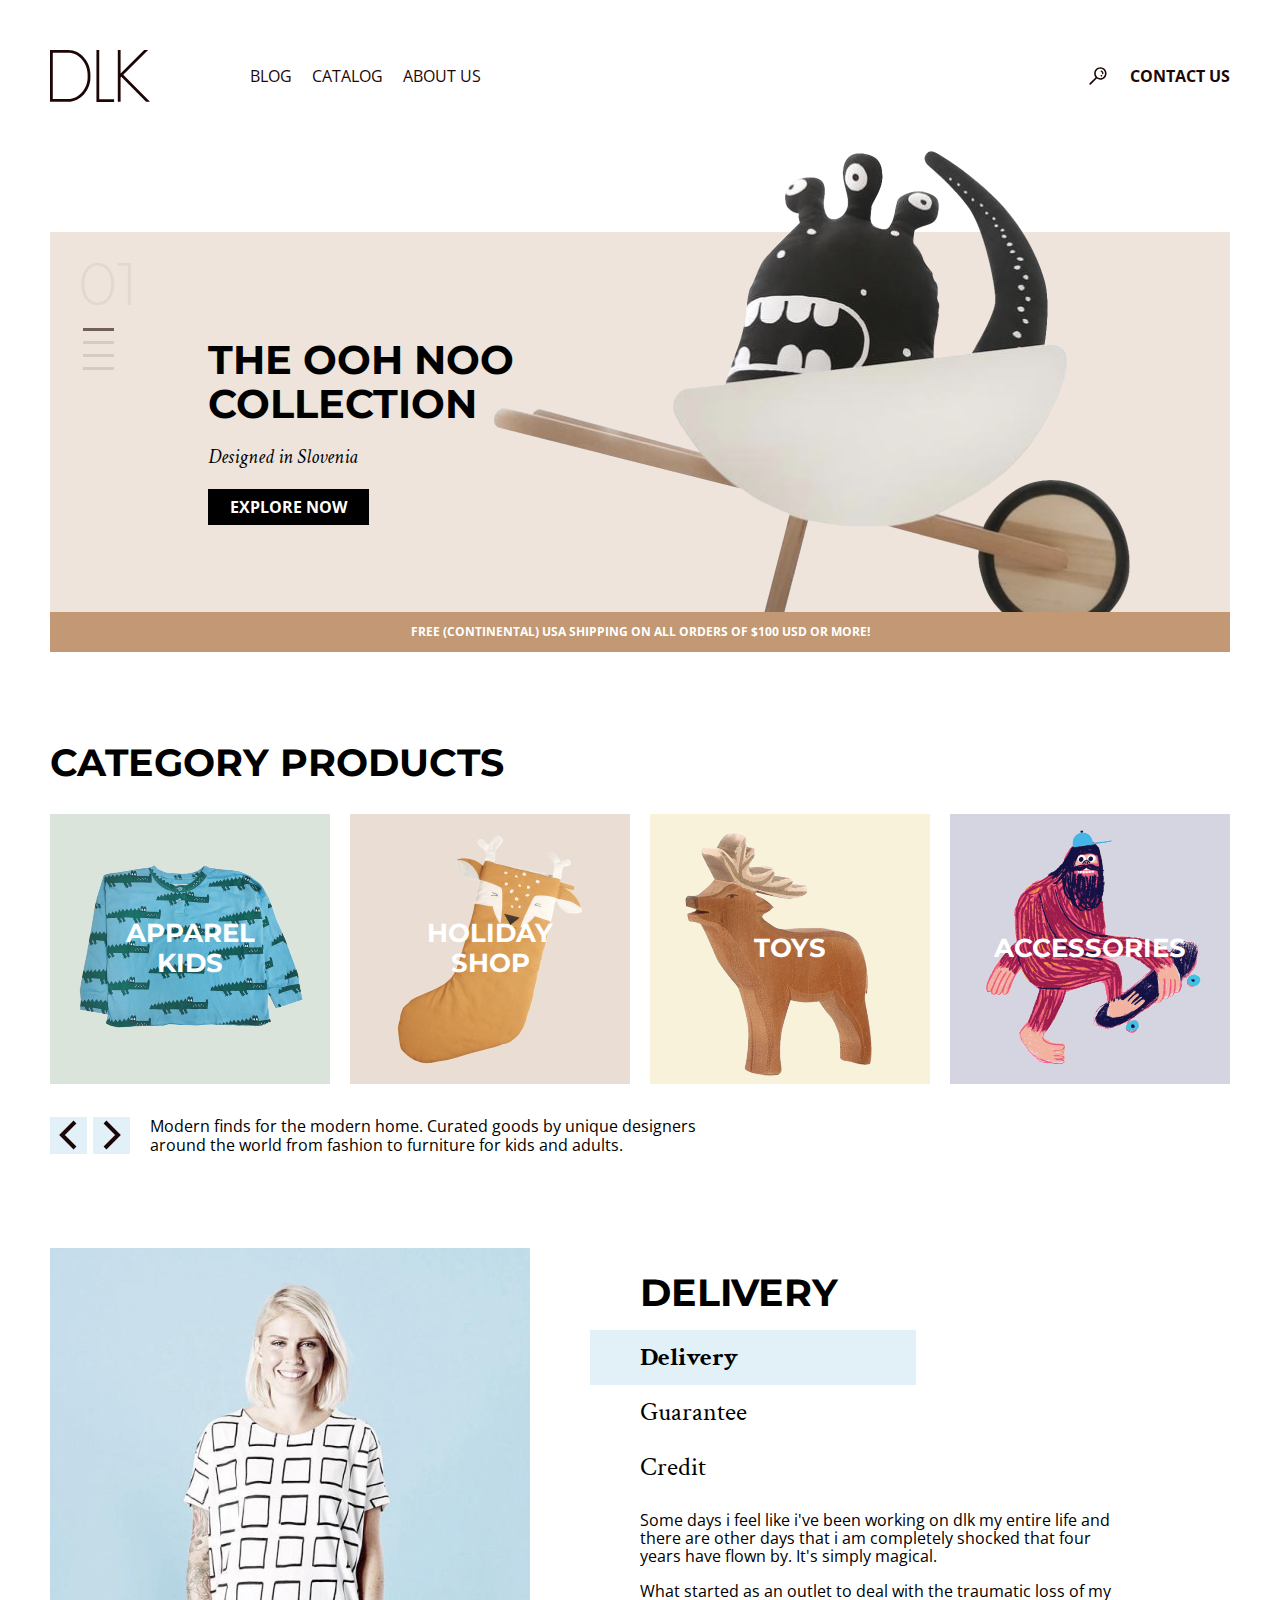
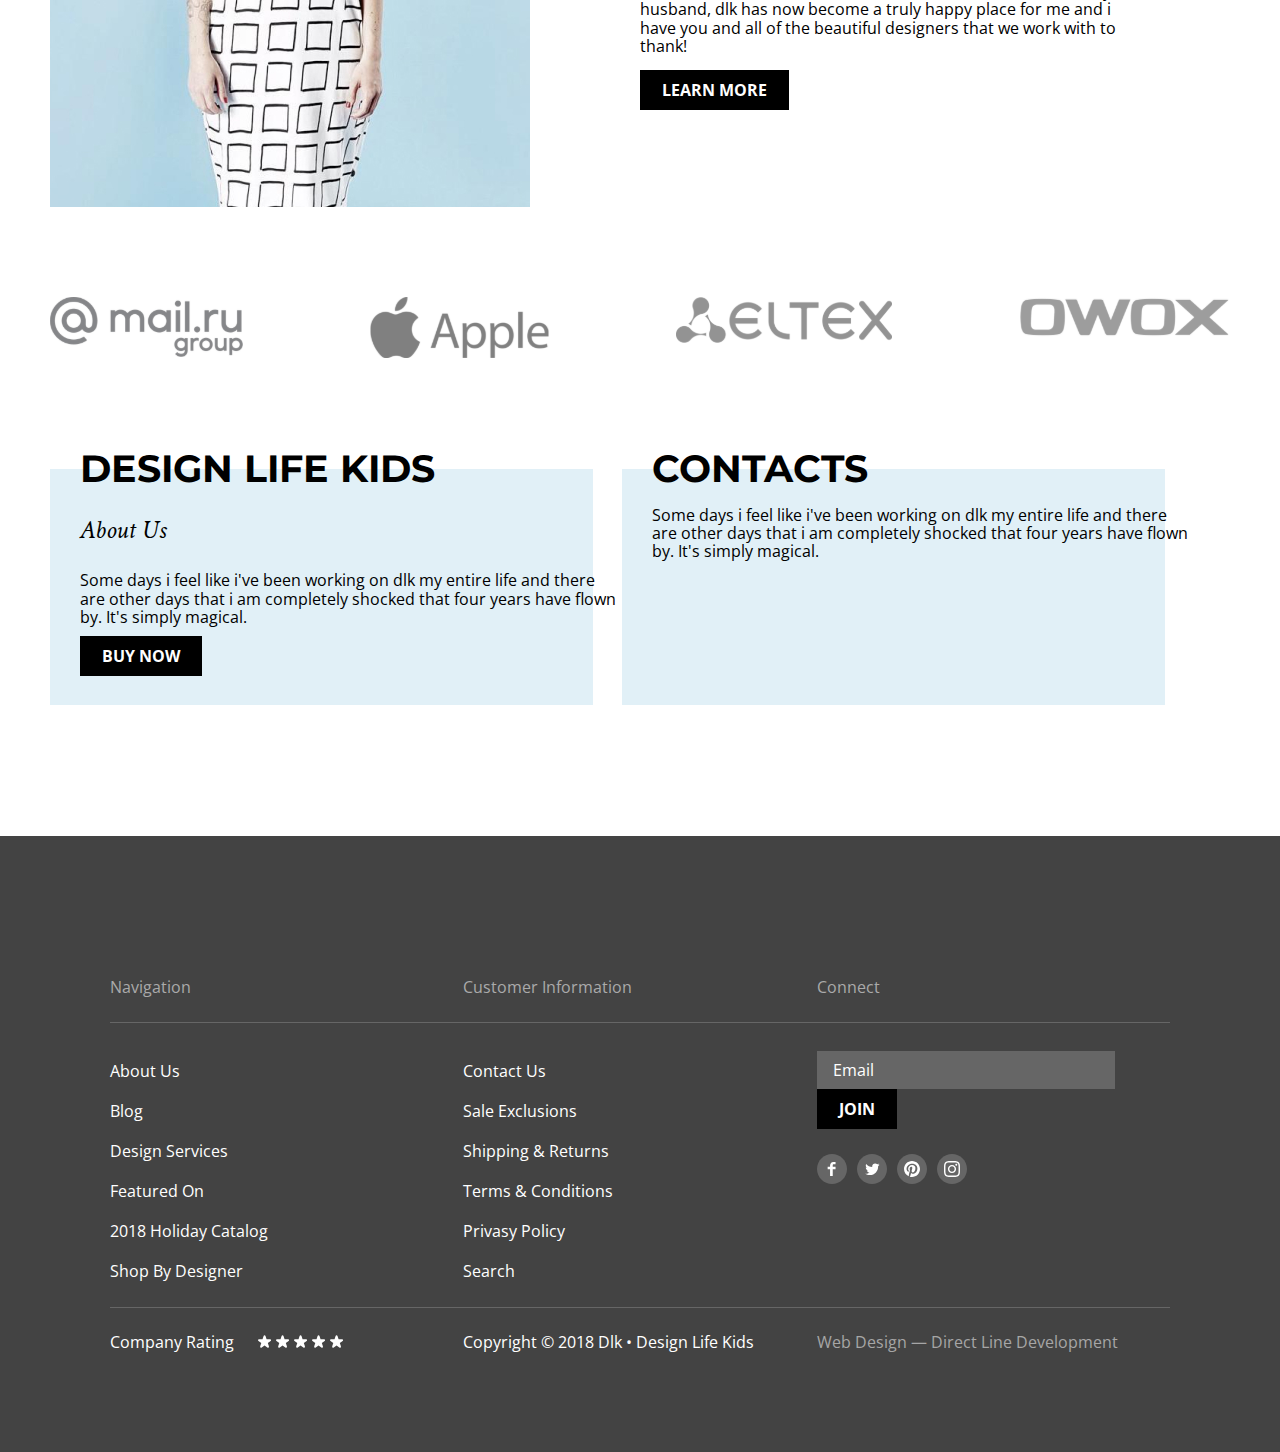
<file: index.html>
<!DOCTYPE html>
<html lang="en">
<head>
	<meta charset="UTF-8">
	<meta name="viewport" content="width = device-width, initial-scale = 1.0">
  <meta http-equiv="X-UA-Compatible" content = "ie=edge">
	<link rel="preconnect" href="https://fonts.gstatic.com">
	<link href="https://fonts.googleapis.com/css2?family=Montserrat:wght@300;700&display=swap" rel="stylesheet">
	<link href="https://fonts.googleapis.com/css2?family=Open+Sans:wght@400;700&display=swap" rel="stylesheet">
	<link href="https://fonts.googleapis.com/css2?family=Crimson+Text:ital,wght@1,400;1,700&display=swap" rel="stylesheet">
	<link href="https://fonts.googleapis.com/css2?family=Roboto&display=swap" rel="stylesheet">
	<link rel="stylesheet" href="./css/normalize.css">
	<link rel="stylesheet" href="./css/style.css">
	<link rel="stylesheet" href="./css/custom-checkbox2.css">
  <title> DLK Project </title>
</head>
  
<body>
<!-- Header -->
<header class="header container">
		<nav class="header-nav">
			<a class="header-nav-link" href="index.html"><img class="header-logo" src="./images/logo.svg" alt="main logo"></a>
			<ul class="header-nav-list">
				<li><a class="header-nav-link" href="blog.html">blog</a></li>
				<li><a class="header-nav-link" href="catalog.html">catalog</a></li>
				<li><a class="header-nav-link" href="about.html">about us</a></li>
			</ul>
		</nav>
		<a class="search-ico header-nav-link" href="#" ></a>
		<a class="header-nav-link bold" href="#">contact us</a>
</header>

<!--Main-->
<main class="container">
	<section class="banner">
		<div class="banner-slider">
			01
			<ul class="banner-rectangle-list">
				<li><a class="banner-rectangle banner-rectangle-active" href="#"></a></li>
				<li><a class="banner-rectangle" href="#"></a></li>
				<li><a class="banner-rectangle" href="#"></a></li>
				<li><a class="banner-rectangle" href="#"></a></li>
			</ul>
		</div>
		<div class="banner-title">
			<h1>THE OOH NOO COLLECTION</h1>
			<p class="banner-designedin">Designed in Slovenia</p>
			<button class="button" id="exploreBtn">EXPLORE NOW</button>
			</div>
		<div class="banner-logo">
			<img src="images/oohnoo.png" alt="banner logo">
		</div>
	</section>
	<div class="banner-bottom-line">FREE (CONTINENTAL) USA SHIPPING ON ALL ORDERS OF $100 USD OR MORE!</div>
    
    <!--Category-->
	<section class="category">
		<h2>CATEGORY PRODUCTS</h2>
            <ul class="category-list">
				<li><a class="category-item category-item-1" href="#">apparel<br> kids</a></li>
				<li><a class="category-item category-item-2" href="#">holiday<br> shop</a></li>
				<li><a class="category-item category-item-3" href="toys.html">toys</a></li>
				<li><a class="category-item category-item-4" href="#">accessories</a></li>
			</ul>
        <div class="category-arrow">
            <a href="#"><img class="category-arrow-left" src="./images/arrowleft.svg" alt="arrow left"></a>
			<a href="#"><img class="category-arrow-right" src="./images/arrowright.svg" alt="arrow right"></a>
            Modern finds for the modern home. Curated goods by unique designers around the world from fashion to furniture for kids and adults.
        </div>
    </section>
    
	<!--Delivery-->
	<section class="delivery">
        <div>
            <img class="delivery-pic" src="./images/delivery.jpg" alt="delivery pic">
        </div>
        <div class="delivery-menu">
			<h2>DELIVERY</h2>
            <ul class="delivery-list">
				<li class="delivery-item"></li>
                <li class="delivery-item delivery-item-active"><a href="#">Delivery</a></li>
                <li class="delivery-item"><a href="#">Guarantee</a></li>
                <li class="delivery-item"><a href="#">Credit</a></li>
				<li>
					<p>Some days i feel like i've been working on dlk my entire life and there are other days that i am completely shocked that four years have flown by. It's simply magical.</p>
                    <p>What started as an outlet to deal with the traumatic loss of my husband, dlk has now become a truly happy place for me and i have you and all of the beautiful designers that we work with to thank!</p>
                	<p class="delivery-button"><a class="button" href="#">LEARN MORE</a></p>
				</li>
            </ul>
        </div>
	</section>
	
	<!--Partners-->
	<section class="partners">
		<h2 hidden>Partners</h2>
		<a href="#"><img src="./images/mailrugroup.svg" alt="mailgroup"></a>
		<a href="#"><img src="./images/apple.svg" alt="apple"></a>
		<a href="#"><img src="./images/eltex.svg" alt="eltex"></a>
		<a href="#"><img src="./images/owox.svg" alt="owox"></a>
	</section>

	<!--Contacts-->
	<section class="contacts">
			<div class="contacts-item">
				<h2>DESIGN LIFE KIDS</h2>
				<p class="contacts-about">About Us</p>
				<p>Some days i feel like i've been working on dlk my entire life and there are other days that i am completely shocked that four years have flown by. It's simply magical.</p>
				<p class="contact-button"><a class="button" href="#">BUY NOW</a></p>
			</div>
			<div class="contacts-item">
				<h2>CONTACTS</h2>
				<p>Some days i feel like i've been working on dlk my entire life and there are other days that i am completely shocked that four years have flown by. It's simply magical.</p>
				<iframe class="map" src="https://www.google.com/maps/embed?pb=!1m14!1m12!1m3!1d4459.916896886058!2d-122.42131472635465!3d37.775097630703044!2m3!1f0!2f0!3f0!3m2!1i1024!2i768!4f13.1!5e0!3m2!1sru!2sru!4v1612683105545!5m2!1sru!2sru" width="483" height="196" style="border:0;" allowfullscreen="" aria-hidden="false" tabindex="0"></iframe>
			</div>
			
	</section>
</main>

<!--Footer-->
<footer class="footer">
	<div class="footer-wrapper">
		<div class="footer-block">
			<ul>
				<li class="footer-block-header">Navigation</li>
				<li><a class="footer-link" href="#">About Us</a></li>
				<li><a class="footer-link" href="#">Blog</a></li>
				<li><a class="footer-link" href="#">Design Services</a></li>
				<li><a class="footer-link" href="#">Featured On</a></li>
				<li><a class="footer-link" href="#">2018 Holiday Catalog</a></li>
				<li><a class="footer-link" href="#">Shop By Designer</a></li>
			</ul>
		</div>
		<div class="footer-block">	
			<ul>
				<li class="footer-block-header">Customer Information</li>
				<li><a class="footer-link" href="#">Contact Us</a></li>
				<li><a class="footer-link" href="#">Sale Exclusions</a></li>
				<li><a class="footer-link" href="#">Shipping & Returns</a></li>
				<li><a class="footer-link" href="#">Terms & Conditions</a></li>
				<li><a class="footer-link" href="#">Privasy Policy</a></li>
				<li><a class="footer-link" href="#">Search</a></li>
			</ul>
		</div>
		<div class="footer-block">
			<ul>
				<li class="footer-block-header">Connect</li>
				<li><input class="footer-input" type="email" placeholder="Email"><button class="footer-button">join</button></li>
				<li>
					<ul class="footer-social-list">
						<li>
							<a class="footer-social footer-social-facebook" href="#">
								<svg width="30" height="30" viewBox="0 0 30 30" fill="none" xmlns="http://www.w3.org/2000/svg">
									<path fill-rule="evenodd" clip-rule="evenodd" d="M0 15C0 6.71573 6.71573 0 15 0C23.2843 0 30 6.71573 30 15C30 23.2843 23.2843 30 15 30C6.71573 30 0 23.2843 0 15Z" fill="#666666"/>
									<path fill-rule="evenodd" clip-rule="evenodd" d="M18.5527 10.3672H16.2967C16.0307 10.3672 15.7337 10.7172 15.7337 11.1852V12.8142H18.5527V15.1352H15.7337V22.1052H13.0707V15.1352H10.6577V12.8142H13.0707V11.4472C13.0707 9.48823 14.4317 7.89423 16.2967 7.89423H18.5527V10.3672Z" fill="white"/>
								</svg>
							</a>
						</li>
						<li>
							<a class="footer-social footer-social-twitter" href="#">
								<svg width="30" height="30" viewBox="0 0 30 30" fill="none" xmlns="http://www.w3.org/2000/svg">
									<path fill-rule="evenodd" clip-rule="evenodd" d="M0 15C0 6.71573 6.71573 0 15 0C23.2843 0 30 6.71573 30 15C30 23.2843 23.2843 30 15 30C6.71573 30 0 23.2843 0 15Z" fill="#666666"/>
									<path fill-rule="evenodd" clip-rule="evenodd" d="M21.1006 12.2891C21.1056 12.4161 21.1096 12.5431 21.1096 12.6721C21.1096 16.5761 18.1366 21.0781 12.7026 21.0781C11.0346 21.0781 9.48058 20.5881 8.17358 19.7501C8.40658 19.7771 8.64158 19.7911 8.87958 19.7911C10.2636 19.7911 11.5376 19.3181 12.5486 18.5251C11.2556 18.5021 10.1656 17.6481 9.78758 16.4751C9.96858 16.5101 10.1546 16.5271 10.3446 16.5271C10.6136 16.5271 10.8746 16.4921 11.1226 16.4241C9.77158 16.1521 8.75158 14.9591 8.75158 13.5271V13.4901C9.15058 13.7111 9.60758 13.8441 10.0916 13.8591C9.29858 13.3301 8.77758 12.4261 8.77758 11.4001C8.77758 10.8591 8.92258 10.3521 9.17658 9.91612C10.6326 11.7031 12.8106 12.8791 15.2656 13.0021C15.2156 12.7851 15.1906 12.5601 15.1906 12.3281C15.1906 10.6971 16.5126 9.37512 18.1446 9.37512C18.9936 9.37512 19.7616 9.73212 20.2996 10.3071C20.9736 10.1761 21.6056 9.93012 22.1766 9.59012C21.9556 10.2811 21.4886 10.8591 20.8766 11.2251C21.4746 11.1541 22.0446 10.9961 22.5756 10.7601C22.1776 11.3521 21.6776 11.8731 21.1006 12.2891Z" fill="white"/>
								</svg>
							</a>
						</li>
						<li>
							<a class="footer-social footer-social-pinterest" href="#">
								<svg width="30" height="30" viewBox="0 0 30 30" fill="none" xmlns="http://www.w3.org/2000/svg">
									<path fill-rule="evenodd" clip-rule="evenodd" d="M0 15C0 6.71573 6.71573 0 15 0C23.2843 0 30 6.71573 30 15C30 23.2843 23.2843 30 15 30C6.71573 30 0 23.2843 0 15Z" fill="#666666"/>
									<path fill-rule="evenodd" clip-rule="evenodd" d="M15.0005 7C10.5825 7 7 10.5816 7 15.0005C7 18.2754 8.97001 21.0902 11.7896 22.3273C11.767 21.7694 11.7858 21.0977 11.9279 20.49C12.0821 19.8408 12.9571 16.1313 12.9571 16.1313C12.9571 16.1313 12.7021 15.6205 12.7021 14.865C12.7021 13.6796 13.3898 12.7943 14.245 12.7943C14.9722 12.7943 15.3241 13.3409 15.3241 13.9957C15.3241 14.7267 14.8575 15.8208 14.6176 16.8341C14.4172 17.6836 15.0428 18.3751 15.8801 18.3751C17.3957 18.3751 18.4165 16.4286 18.4165 14.1218C18.4165 12.3691 17.2358 11.0567 15.088 11.0567C12.6617 11.0567 11.1498 12.8658 11.1498 14.8866C11.1498 15.5847 11.3549 16.0758 11.6767 16.4559C11.8253 16.6318 11.8451 16.7014 11.7914 16.9027C11.7538 17.0486 11.6654 17.4042 11.6287 17.5444C11.5751 17.7466 11.4114 17.82 11.2288 17.7448C10.1102 17.2885 9.58999 16.0645 9.58999 14.6881C9.58999 12.4161 11.5064 9.68972 15.3072 9.68972C18.3619 9.68972 20.3724 11.9015 20.3724 14.2732C20.3724 17.4117 18.6282 19.7562 16.0551 19.7562C15.1924 19.7562 14.3795 19.2895 14.1011 18.7599C14.1011 18.7599 13.6363 20.6029 13.5385 20.9585C13.3691 21.5747 13.037 22.1919 12.7332 22.6717C13.4529 22.8843 14.213 23 15.0005 23C19.4184 23 23 19.4184 23 15.0005C23 10.5816 19.4184 7 15.0005 7Z" fill="white"/>
								</svg>
							</a>
						</li>
						<li>
							<a class="footer-social footer-social-instagram" href="#">
								<svg width="30" height="30" viewBox="0 0 30 30" fill="none" xmlns="http://www.w3.org/2000/svg">
									<path fill-rule="evenodd" clip-rule="evenodd" d="M0 15C0 6.71573 6.71573 0 15 0C23.2843 0 30 6.71573 30 15C30 23.2843 23.2843 30 15 30C6.71573 30 0 23.2843 0 15Z" fill="#666666"/>
									<path fill-rule="evenodd" clip-rule="evenodd" d="M15 7C12.8273 7 12.5549 7.0092 11.7016 7.04813C10.8501 7.08697 10.2686 7.22223 9.7597 7.42C9.23363 7.62443 8.7875 7.89797 8.3427 8.3427C7.89797 8.7875 7.62443 9.23363 7.42 9.7597C7.22223 10.2686 7.08697 10.8501 7.04813 11.7016C7.0092 12.5549 7 12.8273 7 15C7 17.1727 7.0092 17.4451 7.04813 18.2984C7.08697 19.1499 7.22223 19.7314 7.42 20.2403C7.62443 20.7664 7.89797 21.2125 8.3427 21.6573C8.7875 22.102 9.23363 22.3756 9.7597 22.58C10.2686 22.7778 10.8501 22.913 11.7016 22.9519C12.5549 22.9908 12.8273 23 15 23C17.1727 23 17.4451 22.9908 18.2984 22.9519C19.1499 22.913 19.7314 22.7778 20.2403 22.58C20.7664 22.3756 21.2125 22.102 21.6573 21.6573C22.102 21.2125 22.3756 20.7664 22.58 20.2403C22.7778 19.7314 22.913 19.1499 22.9519 18.2984C22.9908 17.4451 23 17.1727 23 15C23 12.8273 22.9908 12.5549 22.9519 11.7016C22.913 10.8501 22.7778 10.2686 22.58 9.7597C22.3756 9.23363 22.102 8.7875 21.6573 8.3427C21.2125 7.89797 20.7664 7.62443 20.2403 7.42C19.7314 7.22223 19.1499 7.08697 18.2984 7.04813C17.4451 7.0092 17.1727 7 15 7ZM15 8.44143C17.1361 8.44143 17.3891 8.4496 18.2327 8.4881C19.0127 8.52367 19.4363 8.65397 19.7182 8.76353C20.0916 8.90867 20.3581 9.08203 20.638 9.362C20.918 9.6419 21.0913 9.9084 21.2365 10.2818C21.346 10.5637 21.4763 10.9873 21.5119 11.7673C21.5504 12.6109 21.5586 12.8639 21.5586 15C21.5586 17.1361 21.5504 17.3891 21.5119 18.2327C21.4763 19.0127 21.346 19.4363 21.2365 19.7182C21.0913 20.0916 20.918 20.3581 20.638 20.638C20.3581 20.918 20.0916 21.0913 19.7182 21.2365C19.4363 21.346 19.0127 21.4763 18.2327 21.5119C17.3892 21.5504 17.1363 21.5586 15 21.5586C12.8637 21.5586 12.6108 21.5504 11.7673 21.5119C10.9873 21.4763 10.5637 21.346 10.2818 21.2365C9.9084 21.0913 9.64193 20.918 9.36197 20.638C9.08207 20.3581 8.90867 20.0916 8.76353 19.7182C8.65397 19.4363 8.52367 19.0127 8.4881 18.2327C8.4496 17.3891 8.44143 17.1361 8.44143 15C8.44143 12.8639 8.4496 12.6109 8.4881 11.7673C8.52367 10.9873 8.65397 10.5637 8.76353 10.2818C8.90867 9.9084 9.08203 9.6419 9.36197 9.362C9.64193 9.08203 9.9084 8.90867 10.2818 8.76353C10.5637 8.65397 10.9873 8.52367 11.7673 8.4881C12.6109 8.4496 12.8639 8.44143 15 8.44143ZM10.8919 15C10.8919 12.7311 12.7311 10.8919 15 10.8919C17.2689 10.8919 19.1081 12.7311 19.1081 15C19.1081 17.2689 17.2689 19.1081 15 19.1081C12.7311 19.1081 10.8919 17.2689 10.8919 15ZM15 17.6667C13.5272 17.6667 12.3333 16.4728 12.3333 15C12.3333 13.5272 13.5272 12.3333 15 12.3333C16.4728 12.3333 17.6667 13.5272 17.6667 15C17.6667 16.4728 16.4728 17.6667 15 17.6667ZM19.2704 11.6896C19.8006 11.6896 20.2304 11.2598 20.2304 10.7296C20.2304 10.1994 19.8006 9.76957 19.2704 9.76957C18.7402 9.76957 18.3104 10.1994 18.3104 10.7296C18.3104 11.2598 18.7402 11.6896 19.2704 11.6896Z" fill="white"/>
								</svg>
							</a>
						</li>
					</ul>
				</li>
			</ul>
		</div>
	</div>
	<div class="footer-footer">
		<div class="footer-block">
			<span class="footer-block-rating">Company Rating</span> 
			<a href="#"><svg width="14" height="13" viewBox="0 0 14 13" fill="none" xmlns="http://www.w3.org/2000/svg">
				<path d="M5.60845 0.927052C5.9078 0.0057416 7.21121 0.00574088 7.51056 0.927052L8.58013 4.21885H12.0413C13.0101 4.21885 13.4128 5.45846 12.6291 6.02786L9.82895 8.06231L10.8985 11.3541C11.1979 12.2754 10.1434 13.0415 9.35968 12.4721L6.55951 10.4377L3.75934 12.4721C2.97563 13.0415 1.92115 12.2754 2.2205 11.3541L3.29007 8.06231L0.4899 6.02787C-0.293814 5.45846 0.108961 4.21885 1.07768 4.21885H4.53888L5.60845 0.927052Z" fill="white"/>
			</svg></a>
			<a href="#"><svg width="14" height="13" viewBox="0 0 14 13" fill="none" xmlns="http://www.w3.org/2000/svg">
				<path d="M5.60845 0.927052C5.9078 0.0057416 7.21121 0.00574088 7.51056 0.927052L8.58013 4.21885H12.0413C13.0101 4.21885 13.4128 5.45846 12.6291 6.02786L9.82895 8.06231L10.8985 11.3541C11.1979 12.2754 10.1434 13.0415 9.35968 12.4721L6.55951 10.4377L3.75934 12.4721C2.97563 13.0415 1.92115 12.2754 2.2205 11.3541L3.29007 8.06231L0.4899 6.02787C-0.293814 5.45846 0.108961 4.21885 1.07768 4.21885H4.53888L5.60845 0.927052Z" fill="white"/>
			</svg></a>
			<a href="#"><svg width="14" height="13" viewBox="0 0 14 13" fill="none" xmlns="http://www.w3.org/2000/svg">
					<path d="M5.60845 0.927052C5.9078 0.0057416 7.21121 0.00574088 7.51056 0.927052L8.58013 4.21885H12.0413C13.0101 4.21885 13.4128 5.45846 12.6291 6.02786L9.82895 8.06231L10.8985 11.3541C11.1979 12.2754 10.1434 13.0415 9.35968 12.4721L6.55951 10.4377L3.75934 12.4721C2.97563 13.0415 1.92115 12.2754 2.2205 11.3541L3.29007 8.06231L0.4899 6.02787C-0.293814 5.45846 0.108961 4.21885 1.07768 4.21885H4.53888L5.60845 0.927052Z" fill="white"/>
			</svg></a>
			<a href="#"><svg width="14" height="13" viewBox="0 0 14 13" fill="none" xmlns="http://www.w3.org/2000/svg">
						<path d="M5.60845 0.927052C5.9078 0.0057416 7.21121 0.00574088 7.51056 0.927052L8.58013 4.21885H12.0413C13.0101 4.21885 13.4128 5.45846 12.6291 6.02786L9.82895 8.06231L10.8985 11.3541C11.1979 12.2754 10.1434 13.0415 9.35968 12.4721L6.55951 10.4377L3.75934 12.4721C2.97563 13.0415 1.92115 12.2754 2.2205 11.3541L3.29007 8.06231L0.4899 6.02787C-0.293814 5.45846 0.108961 4.21885 1.07768 4.21885H4.53888L5.60845 0.927052Z" fill="white"/>
			</svg></a>
			<a href="#"><svg width="14" height="13" viewBox="0 0 14 13" fill="none" xmlns="http://www.w3.org/2000/svg">
				<path d="M5.60845 0.927052C5.9078 0.0057416 7.21121 0.00574088 7.51056 0.927052L8.58013 4.21885H12.0413C13.0101 4.21885 13.4128 5.45846 12.6291 6.02786L9.82895 8.06231L10.8985 11.3541C11.1979 12.2754 10.1434 13.0415 9.35968 12.4721L6.55951 10.4377L3.75934 12.4721C2.97563 13.0415 1.92115 12.2754 2.2205 11.3541L3.29007 8.06231L0.4899 6.02787C-0.293814 5.45846 0.108961 4.21885 1.07768 4.21885H4.53888L5.60845 0.927052Z" fill="white"/>
			</svg></a>
		</div>
		<div class="footer-block">
			Copyright © 2018 Dlk • Design Life Kids
		</div>
		<div class="footer-block">
			<a class="footer-dl" href="#">Web Design — Direct Line Development</a>
		</div>
	</div>		
</footer>

<!-- Modal -->
<div class="modal-hidden">
	<div class="modal" id="modal">	
		<div class="form">
			<div class="name">
				<label for="name">Name</label>
				<input id="name" type="text">
			</div>
			<div class="wrapper">
				<div class="phone">
					<label for="phone">Phone</label>
					<input id="phone" type="tel">
				</div>
				<div class="email">
					<label for="email">Email</label>
					<input id="email" type="email">
				</div>
			</div>
			<div class="message">
				<label for="message">Message</label>
				<textarea id="message"></textarea>
			</div>
			<label class="b-contain checkbox">
				<span>By clicking on the button, you consent to the processing of your personal data</span>
				<input type="checkbox">
				<div class="b-input"></div>
			</label>
			<button class="button" type="submit" disabled>SUBMIT</button>	
			<a class="close_window">
				<svg width="15" height="15" viewBox="0 0 15 15" fill="none" xmlns="http://www.w3.org/2000/svg">
				<path d="M2.21902 14.6113C1.70029 15.1295 0.893368 15.1295 0.374636 14.6113C0.11527 14.3522 -6.13512e-07 14.0355 -5.9841e-07 13.69C-5.83308e-07 13.3445 0.11527 13.0278 0.374636 12.7687L5.64841 7.5L0.374637 2.23127C0.115271 1.97215 -7.23629e-08 1.65547 -5.72611e-08 1.30998C-4.21593e-08 0.964491 0.115271 0.647806 0.374637 0.388689C0.893369 -0.129545 1.70029 -0.129545 2.21902 0.388689L7.4928 5.65738L12.7666 0.38869C13.2853 -0.129545 14.0922 -0.129545 14.611 0.38869C15.1297 0.906924 15.1297 1.71304 14.611 2.23127L9.33718 7.5L14.611 12.7687C15.1297 13.287 15.1297 14.0931 14.611 14.6113C14.0922 15.1295 13.2853 15.1295 12.7666 14.6113L7.4928 9.34258L2.21902 14.6113Z" fill="white"/>
				</svg>
			</a>	
		</div>
	</div>
</div>

<script src="/js/modal.js"></script>
	
</body>
</html>
</file>
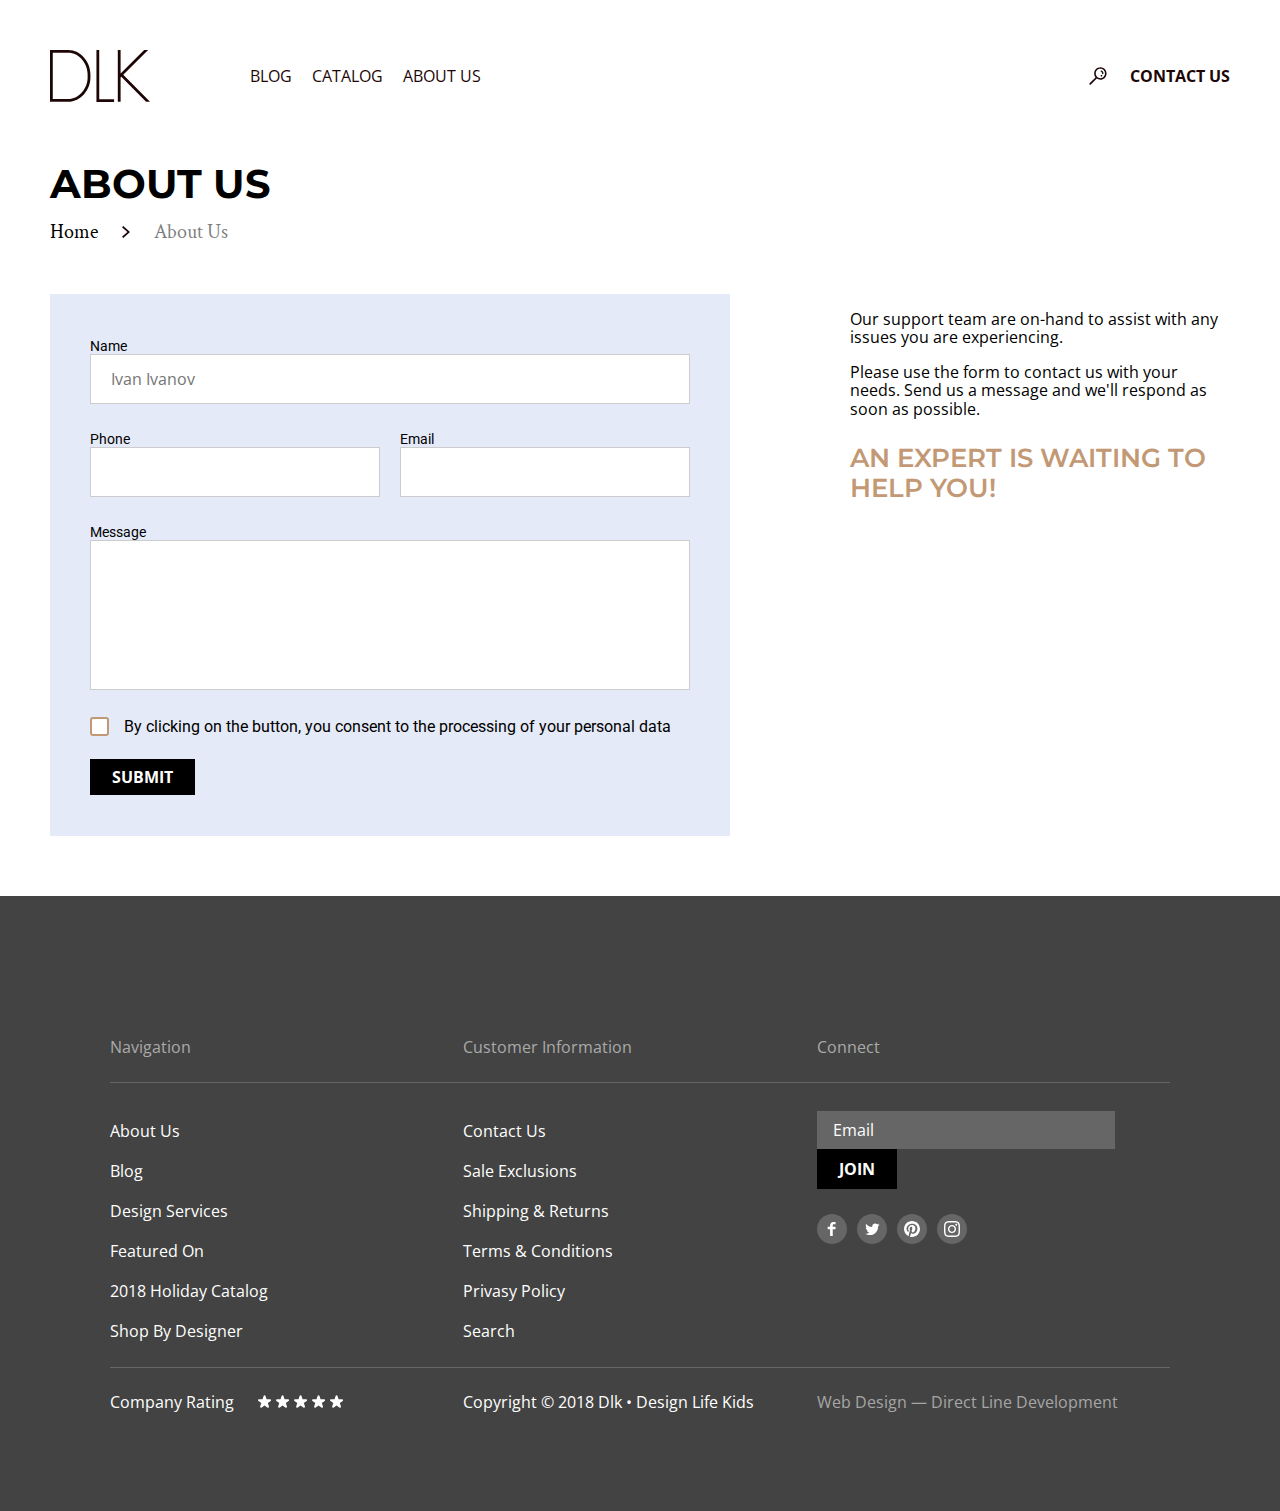
<file: about.html>
<!DOCTYPE html>
<html lang="en">
<head>
	<meta charset="UTF-8">
	<meta name="viewport" content="width = device-width, initial-scale = 1.0">
  <meta http-equiv="X-UA-Compatible" content = "ie=edge">
	<link rel="preconnect" href="https://fonts.gstatic.com">
	<link href="https://fonts.googleapis.com/css2?family=Montserrat:wght@300;600;700&display=swap" rel="stylesheet">
	<link href="https://fonts.googleapis.com/css2?family=Open+Sans:wght@400;700&display=swap" rel="stylesheet">
	<link href="https://fonts.googleapis.com/css2?family=Crimson+Text:ital,wght@1,400;1,700&display=swap" rel="stylesheet">
	<link href="https://fonts.googleapis.com/css2?family=Roboto&display=swap" rel="stylesheet">
	<link rel="stylesheet" href="./css/normalize.css">
	<link rel="stylesheet" href="./css/style.css">
    <link rel="stylesheet" href="./css/about.css">
    <link rel="stylesheet" href="./css/custom-checkbox2.css">
  <title> DLK Project </title>
</head>
  
<body>
<!-- Header -->
<header class="header container">
		<nav class="header-nav">
			<a class="header-nav-link" href="index.html"><img class="header-logo" src="./images/logo.svg" alt="main logo"></a>
			<ul class="header-nav-list">
				<li><a class="header-nav-link" href="blog.html">blog</a></li>
				<li><a class="header-nav-link" href="catalog.html">catalog</a></li>
				<li><a class="header-nav-link" href="about.html">about us</a></li>
			</ul>
		</nav>
		<a class="search-ico header-nav-link" href="#" ></a>
		<a class="header-nav-link bold" href="#">contact us</a>
</header>

<!--Main-->
<main class="container">
    <h1 class="header-h1">About us</h1>
	<div class="breadcrumbs"><a href="/index.html">Home</a>
		<svg class="breadcrumbs-vector" width="8" height="12" viewBox="0 0 8 12" fill="none" xmlns="http://www.w3.org/2000/svg">
		<path fill-rule="evenodd" clip-rule="evenodd" d="M1.31229 0L0 1.17735L5.37541 6L0 10.8227L1.31229 12L8 6L1.31229 0Z" fill="#1E0606"/>
		</svg>
		<span class="breadcrumbs-active">About Us</span>
	</div>
	<div class="about-wrapper">
        <div class="form">
            <div class="name">
                <label for="name">Name</label>
                <input id="name" type="text" placeholder="Ivan Ivanov">
            </div>
            <div class="wrapper">
                <div class="phone">
                    <label for="phone">Phone</label>
                    <input id="phone" type="tel">
                </div>
                <div class="email">
                    <label for="email">Email</label>
                    <input id="email" type="email">
                </div>
            </div>
            <div class="message">
                <label for="message">Message</label>
                <textarea id="message"></textarea>
            </div>
            <label class="b-contain checkbox">
                <span>By clicking on the button, you consent to the processing of your personal data</span>
                <input type="checkbox">
                <div class="b-input"></div>
            </label>
            <button class="button" type="submit">SUBMIT</button>	
            <a class="close_window">
                <svg width="15" height="15" viewBox="0 0 15 15" fill="none" xmlns="http://www.w3.org/2000/svg">
                <path d="M2.21902 14.6113C1.70029 15.1295 0.893368 15.1295 0.374636 14.6113C0.11527 14.3522 -6.13512e-07 14.0355 -5.9841e-07 13.69C-5.83308e-07 13.3445 0.11527 13.0278 0.374636 12.7687L5.64841 7.5L0.374637 2.23127C0.115271 1.97215 -7.23629e-08 1.65547 -5.72611e-08 1.30998C-4.21593e-08 0.964491 0.115271 0.647806 0.374637 0.388689C0.893369 -0.129545 1.70029 -0.129545 2.21902 0.388689L7.4928 5.65738L12.7666 0.38869C13.2853 -0.129545 14.0922 -0.129545 14.611 0.38869C15.1297 0.906924 15.1297 1.71304 14.611 2.23127L9.33718 7.5L14.611 12.7687C15.1297 13.287 15.1297 14.0931 14.611 14.6113C14.0922 15.1295 13.2853 15.1295 12.7666 14.6113L7.4928 9.34258L2.21902 14.6113Z" fill="white"/>
                </svg></a>	
        </div>
        <div class="about-text">
            <p>Our support team are on-hand to assist with any issues you are experiencing.</p>
            <p>Please use the form to contact us with your needs. Send us a message and we'll respond as soon as possible.</p>
            <p class="about-text-span">An expert is waiting to help you!</p>
        </div>
    </div>
</main>

<!--Footer-->
<footer class="footer">
	<div class="footer-wrapper">
		<div class="footer-block">
			<ul>
				<li class="footer-block-header">Navigation</li>
				<li><a class="footer-link" href="#">About Us</a></li>
				<li><a class="footer-link" href="#">Blog</a></li>
				<li><a class="footer-link" href="#">Design Services</a></li>
				<li><a class="footer-link" href="#">Featured On</a></li>
				<li><a class="footer-link" href="#">2018 Holiday Catalog</a></li>
				<li><a class="footer-link" href="#">Shop By Designer</a></li>
			</ul>
		</div>
		<div class="footer-block">	
			<ul>
				<li class="footer-block-header">Customer Information</li>
				<li><a class="footer-link" href="#">Contact Us</a></li>
				<li><a class="footer-link" href="#">Sale Exclusions</a></li>
				<li><a class="footer-link" href="#">Shipping & Returns</a></li>
				<li><a class="footer-link" href="#">Terms & Conditions</a></li>
				<li><a class="footer-link" href="#">Privasy Policy</a></li>
				<li><a class="footer-link" href="#">Search</a></li>
			</ul>
		</div>
		<div class="footer-block">
			<ul>
				<li class="footer-block-header">Connect</li>
				<li><input class="footer-input" type="email" placeholder="Email"><button class="footer-button">join</button></li>
				<li>
					<ul class="footer-social-list">
						<li>
							<a class="footer-social footer-social-facebook" href="#">
								<svg width="30" height="30" viewBox="0 0 30 30" fill="none" xmlns="http://www.w3.org/2000/svg">
									<path fill-rule="evenodd" clip-rule="evenodd" d="M0 15C0 6.71573 6.71573 0 15 0C23.2843 0 30 6.71573 30 15C30 23.2843 23.2843 30 15 30C6.71573 30 0 23.2843 0 15Z" fill="#666666"/>
									<path fill-rule="evenodd" clip-rule="evenodd" d="M18.5527 10.3672H16.2967C16.0307 10.3672 15.7337 10.7172 15.7337 11.1852V12.8142H18.5527V15.1352H15.7337V22.1052H13.0707V15.1352H10.6577V12.8142H13.0707V11.4472C13.0707 9.48823 14.4317 7.89423 16.2967 7.89423H18.5527V10.3672Z" fill="white"/>
								</svg>
							</a>
						</li>
						<li>
							<a class="footer-social footer-social-twitter" href="#">
								<svg width="30" height="30" viewBox="0 0 30 30" fill="none" xmlns="http://www.w3.org/2000/svg">
									<path fill-rule="evenodd" clip-rule="evenodd" d="M0 15C0 6.71573 6.71573 0 15 0C23.2843 0 30 6.71573 30 15C30 23.2843 23.2843 30 15 30C6.71573 30 0 23.2843 0 15Z" fill="#666666"/>
									<path fill-rule="evenodd" clip-rule="evenodd" d="M21.1006 12.2891C21.1056 12.4161 21.1096 12.5431 21.1096 12.6721C21.1096 16.5761 18.1366 21.0781 12.7026 21.0781C11.0346 21.0781 9.48058 20.5881 8.17358 19.7501C8.40658 19.7771 8.64158 19.7911 8.87958 19.7911C10.2636 19.7911 11.5376 19.3181 12.5486 18.5251C11.2556 18.5021 10.1656 17.6481 9.78758 16.4751C9.96858 16.5101 10.1546 16.5271 10.3446 16.5271C10.6136 16.5271 10.8746 16.4921 11.1226 16.4241C9.77158 16.1521 8.75158 14.9591 8.75158 13.5271V13.4901C9.15058 13.7111 9.60758 13.8441 10.0916 13.8591C9.29858 13.3301 8.77758 12.4261 8.77758 11.4001C8.77758 10.8591 8.92258 10.3521 9.17658 9.91612C10.6326 11.7031 12.8106 12.8791 15.2656 13.0021C15.2156 12.7851 15.1906 12.5601 15.1906 12.3281C15.1906 10.6971 16.5126 9.37512 18.1446 9.37512C18.9936 9.37512 19.7616 9.73212 20.2996 10.3071C20.9736 10.1761 21.6056 9.93012 22.1766 9.59012C21.9556 10.2811 21.4886 10.8591 20.8766 11.2251C21.4746 11.1541 22.0446 10.9961 22.5756 10.7601C22.1776 11.3521 21.6776 11.8731 21.1006 12.2891Z" fill="white"/>
								</svg>
							</a>
						</li>
						<li>
							<a class="footer-social footer-social-pinterest" href="#">
								<svg width="30" height="30" viewBox="0 0 30 30" fill="none" xmlns="http://www.w3.org/2000/svg">
									<path fill-rule="evenodd" clip-rule="evenodd" d="M0 15C0 6.71573 6.71573 0 15 0C23.2843 0 30 6.71573 30 15C30 23.2843 23.2843 30 15 30C6.71573 30 0 23.2843 0 15Z" fill="#666666"/>
									<path fill-rule="evenodd" clip-rule="evenodd" d="M15.0005 7C10.5825 7 7 10.5816 7 15.0005C7 18.2754 8.97001 21.0902 11.7896 22.3273C11.767 21.7694 11.7858 21.0977 11.9279 20.49C12.0821 19.8408 12.9571 16.1313 12.9571 16.1313C12.9571 16.1313 12.7021 15.6205 12.7021 14.865C12.7021 13.6796 13.3898 12.7943 14.245 12.7943C14.9722 12.7943 15.3241 13.3409 15.3241 13.9957C15.3241 14.7267 14.8575 15.8208 14.6176 16.8341C14.4172 17.6836 15.0428 18.3751 15.8801 18.3751C17.3957 18.3751 18.4165 16.4286 18.4165 14.1218C18.4165 12.3691 17.2358 11.0567 15.088 11.0567C12.6617 11.0567 11.1498 12.8658 11.1498 14.8866C11.1498 15.5847 11.3549 16.0758 11.6767 16.4559C11.8253 16.6318 11.8451 16.7014 11.7914 16.9027C11.7538 17.0486 11.6654 17.4042 11.6287 17.5444C11.5751 17.7466 11.4114 17.82 11.2288 17.7448C10.1102 17.2885 9.58999 16.0645 9.58999 14.6881C9.58999 12.4161 11.5064 9.68972 15.3072 9.68972C18.3619 9.68972 20.3724 11.9015 20.3724 14.2732C20.3724 17.4117 18.6282 19.7562 16.0551 19.7562C15.1924 19.7562 14.3795 19.2895 14.1011 18.7599C14.1011 18.7599 13.6363 20.6029 13.5385 20.9585C13.3691 21.5747 13.037 22.1919 12.7332 22.6717C13.4529 22.8843 14.213 23 15.0005 23C19.4184 23 23 19.4184 23 15.0005C23 10.5816 19.4184 7 15.0005 7Z" fill="white"/>
								</svg>
							</a>
						</li>
						<li>
							<a class="footer-social footer-social-instagram" href="#">
								<svg width="30" height="30" viewBox="0 0 30 30" fill="none" xmlns="http://www.w3.org/2000/svg">
									<path fill-rule="evenodd" clip-rule="evenodd" d="M0 15C0 6.71573 6.71573 0 15 0C23.2843 0 30 6.71573 30 15C30 23.2843 23.2843 30 15 30C6.71573 30 0 23.2843 0 15Z" fill="#666666"/>
									<path fill-rule="evenodd" clip-rule="evenodd" d="M15 7C12.8273 7 12.5549 7.0092 11.7016 7.04813C10.8501 7.08697 10.2686 7.22223 9.7597 7.42C9.23363 7.62443 8.7875 7.89797 8.3427 8.3427C7.89797 8.7875 7.62443 9.23363 7.42 9.7597C7.22223 10.2686 7.08697 10.8501 7.04813 11.7016C7.0092 12.5549 7 12.8273 7 15C7 17.1727 7.0092 17.4451 7.04813 18.2984C7.08697 19.1499 7.22223 19.7314 7.42 20.2403C7.62443 20.7664 7.89797 21.2125 8.3427 21.6573C8.7875 22.102 9.23363 22.3756 9.7597 22.58C10.2686 22.7778 10.8501 22.913 11.7016 22.9519C12.5549 22.9908 12.8273 23 15 23C17.1727 23 17.4451 22.9908 18.2984 22.9519C19.1499 22.913 19.7314 22.7778 20.2403 22.58C20.7664 22.3756 21.2125 22.102 21.6573 21.6573C22.102 21.2125 22.3756 20.7664 22.58 20.2403C22.7778 19.7314 22.913 19.1499 22.9519 18.2984C22.9908 17.4451 23 17.1727 23 15C23 12.8273 22.9908 12.5549 22.9519 11.7016C22.913 10.8501 22.7778 10.2686 22.58 9.7597C22.3756 9.23363 22.102 8.7875 21.6573 8.3427C21.2125 7.89797 20.7664 7.62443 20.2403 7.42C19.7314 7.22223 19.1499 7.08697 18.2984 7.04813C17.4451 7.0092 17.1727 7 15 7ZM15 8.44143C17.1361 8.44143 17.3891 8.4496 18.2327 8.4881C19.0127 8.52367 19.4363 8.65397 19.7182 8.76353C20.0916 8.90867 20.3581 9.08203 20.638 9.362C20.918 9.6419 21.0913 9.9084 21.2365 10.2818C21.346 10.5637 21.4763 10.9873 21.5119 11.7673C21.5504 12.6109 21.5586 12.8639 21.5586 15C21.5586 17.1361 21.5504 17.3891 21.5119 18.2327C21.4763 19.0127 21.346 19.4363 21.2365 19.7182C21.0913 20.0916 20.918 20.3581 20.638 20.638C20.3581 20.918 20.0916 21.0913 19.7182 21.2365C19.4363 21.346 19.0127 21.4763 18.2327 21.5119C17.3892 21.5504 17.1363 21.5586 15 21.5586C12.8637 21.5586 12.6108 21.5504 11.7673 21.5119C10.9873 21.4763 10.5637 21.346 10.2818 21.2365C9.9084 21.0913 9.64193 20.918 9.36197 20.638C9.08207 20.3581 8.90867 20.0916 8.76353 19.7182C8.65397 19.4363 8.52367 19.0127 8.4881 18.2327C8.4496 17.3891 8.44143 17.1361 8.44143 15C8.44143 12.8639 8.4496 12.6109 8.4881 11.7673C8.52367 10.9873 8.65397 10.5637 8.76353 10.2818C8.90867 9.9084 9.08203 9.6419 9.36197 9.362C9.64193 9.08203 9.9084 8.90867 10.2818 8.76353C10.5637 8.65397 10.9873 8.52367 11.7673 8.4881C12.6109 8.4496 12.8639 8.44143 15 8.44143ZM10.8919 15C10.8919 12.7311 12.7311 10.8919 15 10.8919C17.2689 10.8919 19.1081 12.7311 19.1081 15C19.1081 17.2689 17.2689 19.1081 15 19.1081C12.7311 19.1081 10.8919 17.2689 10.8919 15ZM15 17.6667C13.5272 17.6667 12.3333 16.4728 12.3333 15C12.3333 13.5272 13.5272 12.3333 15 12.3333C16.4728 12.3333 17.6667 13.5272 17.6667 15C17.6667 16.4728 16.4728 17.6667 15 17.6667ZM19.2704 11.6896C19.8006 11.6896 20.2304 11.2598 20.2304 10.7296C20.2304 10.1994 19.8006 9.76957 19.2704 9.76957C18.7402 9.76957 18.3104 10.1994 18.3104 10.7296C18.3104 11.2598 18.7402 11.6896 19.2704 11.6896Z" fill="white"/>
								</svg>
							</a>
						</li>
					</ul>
				</li>
			</ul>
		</div>
	</div>
	<div class="footer-footer">
		<div class="footer-block">
			<span class="footer-block-rating">Company Rating</span> 
			<a href="#"><svg width="14" height="13" viewBox="0 0 14 13" fill="none" xmlns="http://www.w3.org/2000/svg">
				<path d="M5.60845 0.927052C5.9078 0.0057416 7.21121 0.00574088 7.51056 0.927052L8.58013 4.21885H12.0413C13.0101 4.21885 13.4128 5.45846 12.6291 6.02786L9.82895 8.06231L10.8985 11.3541C11.1979 12.2754 10.1434 13.0415 9.35968 12.4721L6.55951 10.4377L3.75934 12.4721C2.97563 13.0415 1.92115 12.2754 2.2205 11.3541L3.29007 8.06231L0.4899 6.02787C-0.293814 5.45846 0.108961 4.21885 1.07768 4.21885H4.53888L5.60845 0.927052Z" fill="white"/>
			</svg></a>
			<a href="#"><svg width="14" height="13" viewBox="0 0 14 13" fill="none" xmlns="http://www.w3.org/2000/svg">
				<path d="M5.60845 0.927052C5.9078 0.0057416 7.21121 0.00574088 7.51056 0.927052L8.58013 4.21885H12.0413C13.0101 4.21885 13.4128 5.45846 12.6291 6.02786L9.82895 8.06231L10.8985 11.3541C11.1979 12.2754 10.1434 13.0415 9.35968 12.4721L6.55951 10.4377L3.75934 12.4721C2.97563 13.0415 1.92115 12.2754 2.2205 11.3541L3.29007 8.06231L0.4899 6.02787C-0.293814 5.45846 0.108961 4.21885 1.07768 4.21885H4.53888L5.60845 0.927052Z" fill="white"/>
			</svg></a>
			<a href="#"><svg width="14" height="13" viewBox="0 0 14 13" fill="none" xmlns="http://www.w3.org/2000/svg">
					<path d="M5.60845 0.927052C5.9078 0.0057416 7.21121 0.00574088 7.51056 0.927052L8.58013 4.21885H12.0413C13.0101 4.21885 13.4128 5.45846 12.6291 6.02786L9.82895 8.06231L10.8985 11.3541C11.1979 12.2754 10.1434 13.0415 9.35968 12.4721L6.55951 10.4377L3.75934 12.4721C2.97563 13.0415 1.92115 12.2754 2.2205 11.3541L3.29007 8.06231L0.4899 6.02787C-0.293814 5.45846 0.108961 4.21885 1.07768 4.21885H4.53888L5.60845 0.927052Z" fill="white"/>
			</svg></a>
			<a href="#"><svg width="14" height="13" viewBox="0 0 14 13" fill="none" xmlns="http://www.w3.org/2000/svg">
						<path d="M5.60845 0.927052C5.9078 0.0057416 7.21121 0.00574088 7.51056 0.927052L8.58013 4.21885H12.0413C13.0101 4.21885 13.4128 5.45846 12.6291 6.02786L9.82895 8.06231L10.8985 11.3541C11.1979 12.2754 10.1434 13.0415 9.35968 12.4721L6.55951 10.4377L3.75934 12.4721C2.97563 13.0415 1.92115 12.2754 2.2205 11.3541L3.29007 8.06231L0.4899 6.02787C-0.293814 5.45846 0.108961 4.21885 1.07768 4.21885H4.53888L5.60845 0.927052Z" fill="white"/>
			</svg></a>
			<a href="#"><svg width="14" height="13" viewBox="0 0 14 13" fill="none" xmlns="http://www.w3.org/2000/svg">
				<path d="M5.60845 0.927052C5.9078 0.0057416 7.21121 0.00574088 7.51056 0.927052L8.58013 4.21885H12.0413C13.0101 4.21885 13.4128 5.45846 12.6291 6.02786L9.82895 8.06231L10.8985 11.3541C11.1979 12.2754 10.1434 13.0415 9.35968 12.4721L6.55951 10.4377L3.75934 12.4721C2.97563 13.0415 1.92115 12.2754 2.2205 11.3541L3.29007 8.06231L0.4899 6.02787C-0.293814 5.45846 0.108961 4.21885 1.07768 4.21885H4.53888L5.60845 0.927052Z" fill="white"/>
			</svg></a>
		</div>
		<div class="footer-block">
			Copyright © 2018 Dlk • Design Life Kids
		</div>
		<div class="footer-block">
			<a class="footer-dl" href="#">Web Design — Direct Line Development</a>
		</div>
	</div>		
</footer>

</body>
</html>
</file>
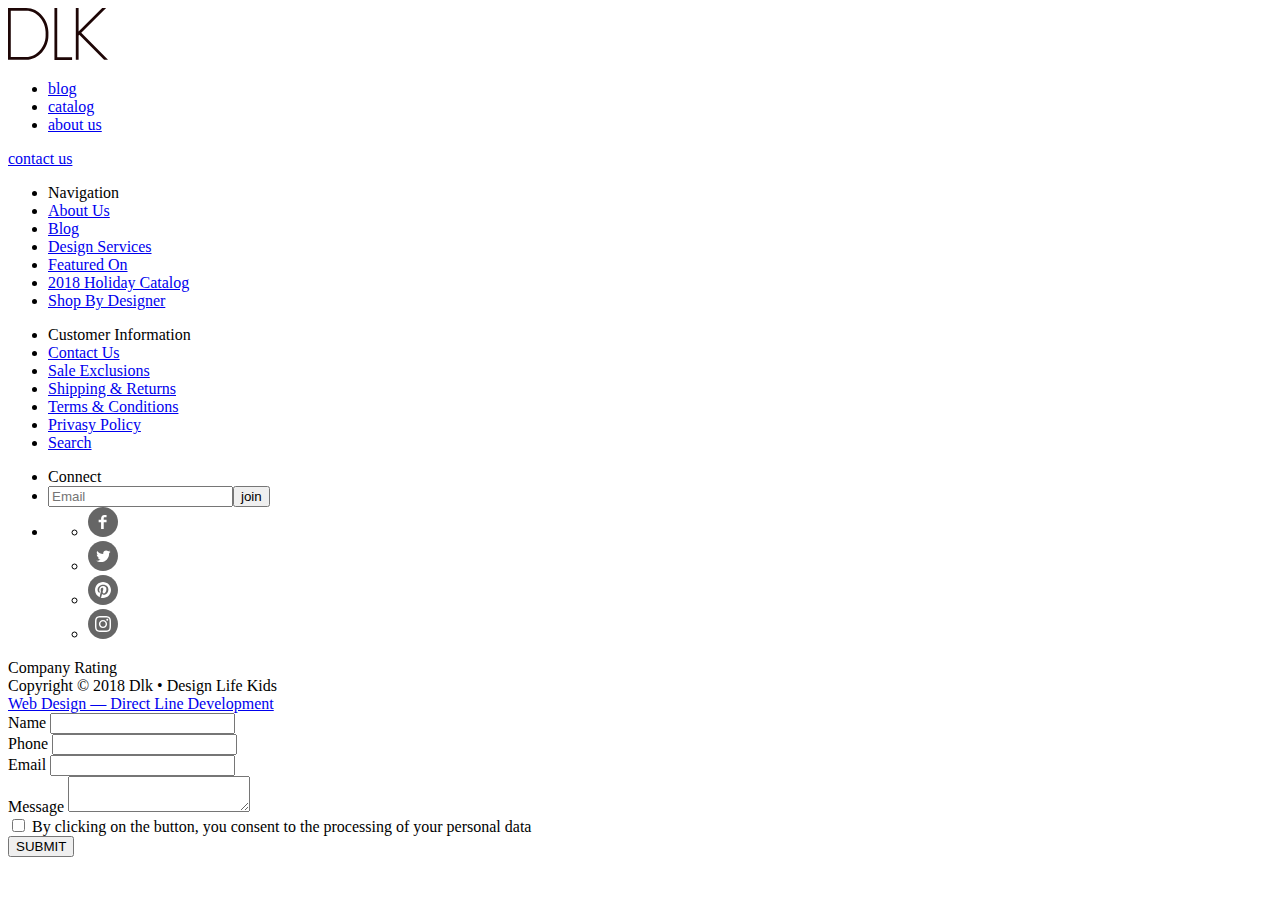
<file: blog.html>
<!DOCTYPE html>
<html lang="en">
<head>
	<meta charset="UTF-8">
	<meta name="viewport" content="width = device-width, initial-scale = 1.0">
  <meta http-equiv="X-UA-Compatible" content = "ie=edge">
	<link rel="preconnect" href="https://fonts.gstatic.com">
	<link href="https://fonts.googleapis.com/css2?family=Montserrat:wght@300;700&display=swap" rel="stylesheet">
	<link href="https://fonts.googleapis.com/css2?family=Open+Sans:wght@400;700&display=swap" rel="stylesheet">
	<link href="https://fonts.googleapis.com/css2?family=Crimson+Text:ital,wght@1,400;1,700&display=swap" rel="stylesheet">
	<link href="https://fonts.googleapis.com/css2?family=Roboto&display=swap" rel="stylesheet">
	<link rel="stylesheet" href="./css/blog.css">
  <title> DLK Project </title>
</head>
  
<body>
<!-- Header -->
<header class="header container">
		<nav class="header-nav">
			<a class="header-nav-link" href="index.html"><img class="header-logo" src="./images/logo.svg" alt="main logo"></a>
			<ul class="header-nav-list">
				<li><a class="header-nav-link" href="blog.html">blog</a></li>
				<li><a class="header-nav-link" href="catalog.html">catalog</a></li>
				<li><a class="header-nav-link" href="toys.html">about us</a></li>
			</ul>
		</nav>
		<a class="search-ico header-nav-link"href="#" ></a>
		<a class="header-nav-link bold" href="#">contact us</a>
</header>
<!--Footer-->
<footer class="footer">
	<div class="footer-wrapper">
		<div class="footer-block">
			<ul>
				<li class="footer-block-header">Navigation</li>
				<li><a class="footer-link" href="#">About Us</a></li>
				<li><a class="footer-link" href="#">Blog</a></li>
				<li><a class="footer-link" href="#">Design Services</a></li>
				<li><a class="footer-link" href="#">Featured On</a></li>
				<li><a class="footer-link" href="#">2018 Holiday Catalog</a></li>
				<li><a class="footer-link" href="#">Shop By Designer</a></li>
			</ul>
		</div>
		<div class="footer-block">	
			<ul>
				<li class="footer-block-header">Customer Information</li>
				<li><a class="footer-link" href="#">Contact Us</a></li>
				<li><a class="footer-link" href="#">Sale Exclusions</a></li>
				<li><a class="footer-link" href="#">Shipping & Returns</a></li>
				<li><a class="footer-link" href="#">Terms & Conditions</a></li>
				<li><a class="footer-link" href="#">Privasy Policy</a></li>
				<li><a class="footer-link" href="#">Search</a></li>
			</ul>
		</div>
		<div class="footer-block">
			<ul>
				<li class="footer-block-header">Connect</li>
				<li><input class="footer-input" type="email" placeholder="Email"><button class="footer-button">join</button></li>
				<li>
					<ul class="footer-social-list">
						<li>
							<a class="footer-social footer-social-facebook" href="#">
								<svg width="30" height="30" viewBox="0 0 30 30" fill="none" xmlns="http://www.w3.org/2000/svg">
									<path fill-rule="evenodd" clip-rule="evenodd" d="M0 15C0 6.71573 6.71573 0 15 0C23.2843 0 30 6.71573 30 15C30 23.2843 23.2843 30 15 30C6.71573 30 0 23.2843 0 15Z" fill="#666666"/>
									<path fill-rule="evenodd" clip-rule="evenodd" d="M18.5527 10.3672H16.2967C16.0307 10.3672 15.7337 10.7172 15.7337 11.1852V12.8142H18.5527V15.1352H15.7337V22.1052H13.0707V15.1352H10.6577V12.8142H13.0707V11.4472C13.0707 9.48823 14.4317 7.89423 16.2967 7.89423H18.5527V10.3672Z" fill="white"/>
								</svg>
							</a>
						</li>
						<li>
							<a class="footer-social footer-social-twitter" href="#">
								<svg width="30" height="30" viewBox="0 0 30 30" fill="none" xmlns="http://www.w3.org/2000/svg">
									<path fill-rule="evenodd" clip-rule="evenodd" d="M0 15C0 6.71573 6.71573 0 15 0C23.2843 0 30 6.71573 30 15C30 23.2843 23.2843 30 15 30C6.71573 30 0 23.2843 0 15Z" fill="#666666"/>
									<path fill-rule="evenodd" clip-rule="evenodd" d="M21.1006 12.2891C21.1056 12.4161 21.1096 12.5431 21.1096 12.6721C21.1096 16.5761 18.1366 21.0781 12.7026 21.0781C11.0346 21.0781 9.48058 20.5881 8.17358 19.7501C8.40658 19.7771 8.64158 19.7911 8.87958 19.7911C10.2636 19.7911 11.5376 19.3181 12.5486 18.5251C11.2556 18.5021 10.1656 17.6481 9.78758 16.4751C9.96858 16.5101 10.1546 16.5271 10.3446 16.5271C10.6136 16.5271 10.8746 16.4921 11.1226 16.4241C9.77158 16.1521 8.75158 14.9591 8.75158 13.5271V13.4901C9.15058 13.7111 9.60758 13.8441 10.0916 13.8591C9.29858 13.3301 8.77758 12.4261 8.77758 11.4001C8.77758 10.8591 8.92258 10.3521 9.17658 9.91612C10.6326 11.7031 12.8106 12.8791 15.2656 13.0021C15.2156 12.7851 15.1906 12.5601 15.1906 12.3281C15.1906 10.6971 16.5126 9.37512 18.1446 9.37512C18.9936 9.37512 19.7616 9.73212 20.2996 10.3071C20.9736 10.1761 21.6056 9.93012 22.1766 9.59012C21.9556 10.2811 21.4886 10.8591 20.8766 11.2251C21.4746 11.1541 22.0446 10.9961 22.5756 10.7601C22.1776 11.3521 21.6776 11.8731 21.1006 12.2891Z" fill="white"/>
								</svg>
							</a>
						</li>
						<li>
							<a class="footer-social footer-social-pinterest" href="#">
								<svg width="30" height="30" viewBox="0 0 30 30" fill="none" xmlns="http://www.w3.org/2000/svg">
									<path fill-rule="evenodd" clip-rule="evenodd" d="M0 15C0 6.71573 6.71573 0 15 0C23.2843 0 30 6.71573 30 15C30 23.2843 23.2843 30 15 30C6.71573 30 0 23.2843 0 15Z" fill="#666666"/>
									<path fill-rule="evenodd" clip-rule="evenodd" d="M15.0005 7C10.5825 7 7 10.5816 7 15.0005C7 18.2754 8.97001 21.0902 11.7896 22.3273C11.767 21.7694 11.7858 21.0977 11.9279 20.49C12.0821 19.8408 12.9571 16.1313 12.9571 16.1313C12.9571 16.1313 12.7021 15.6205 12.7021 14.865C12.7021 13.6796 13.3898 12.7943 14.245 12.7943C14.9722 12.7943 15.3241 13.3409 15.3241 13.9957C15.3241 14.7267 14.8575 15.8208 14.6176 16.8341C14.4172 17.6836 15.0428 18.3751 15.8801 18.3751C17.3957 18.3751 18.4165 16.4286 18.4165 14.1218C18.4165 12.3691 17.2358 11.0567 15.088 11.0567C12.6617 11.0567 11.1498 12.8658 11.1498 14.8866C11.1498 15.5847 11.3549 16.0758 11.6767 16.4559C11.8253 16.6318 11.8451 16.7014 11.7914 16.9027C11.7538 17.0486 11.6654 17.4042 11.6287 17.5444C11.5751 17.7466 11.4114 17.82 11.2288 17.7448C10.1102 17.2885 9.58999 16.0645 9.58999 14.6881C9.58999 12.4161 11.5064 9.68972 15.3072 9.68972C18.3619 9.68972 20.3724 11.9015 20.3724 14.2732C20.3724 17.4117 18.6282 19.7562 16.0551 19.7562C15.1924 19.7562 14.3795 19.2895 14.1011 18.7599C14.1011 18.7599 13.6363 20.6029 13.5385 20.9585C13.3691 21.5747 13.037 22.1919 12.7332 22.6717C13.4529 22.8843 14.213 23 15.0005 23C19.4184 23 23 19.4184 23 15.0005C23 10.5816 19.4184 7 15.0005 7Z" fill="white"/>
								</svg>
							</a>
						</li>
						<li>
							<a class="footer-social footer-social-instagram" href="#">
								<svg width="30" height="30" viewBox="0 0 30 30" fill="none" xmlns="http://www.w3.org/2000/svg">
									<path fill-rule="evenodd" clip-rule="evenodd" d="M0 15C0 6.71573 6.71573 0 15 0C23.2843 0 30 6.71573 30 15C30 23.2843 23.2843 30 15 30C6.71573 30 0 23.2843 0 15Z" fill="#666666"/>
									<path fill-rule="evenodd" clip-rule="evenodd" d="M15 7C12.8273 7 12.5549 7.0092 11.7016 7.04813C10.8501 7.08697 10.2686 7.22223 9.7597 7.42C9.23363 7.62443 8.7875 7.89797 8.3427 8.3427C7.89797 8.7875 7.62443 9.23363 7.42 9.7597C7.22223 10.2686 7.08697 10.8501 7.04813 11.7016C7.0092 12.5549 7 12.8273 7 15C7 17.1727 7.0092 17.4451 7.04813 18.2984C7.08697 19.1499 7.22223 19.7314 7.42 20.2403C7.62443 20.7664 7.89797 21.2125 8.3427 21.6573C8.7875 22.102 9.23363 22.3756 9.7597 22.58C10.2686 22.7778 10.8501 22.913 11.7016 22.9519C12.5549 22.9908 12.8273 23 15 23C17.1727 23 17.4451 22.9908 18.2984 22.9519C19.1499 22.913 19.7314 22.7778 20.2403 22.58C20.7664 22.3756 21.2125 22.102 21.6573 21.6573C22.102 21.2125 22.3756 20.7664 22.58 20.2403C22.7778 19.7314 22.913 19.1499 22.9519 18.2984C22.9908 17.4451 23 17.1727 23 15C23 12.8273 22.9908 12.5549 22.9519 11.7016C22.913 10.8501 22.7778 10.2686 22.58 9.7597C22.3756 9.23363 22.102 8.7875 21.6573 8.3427C21.2125 7.89797 20.7664 7.62443 20.2403 7.42C19.7314 7.22223 19.1499 7.08697 18.2984 7.04813C17.4451 7.0092 17.1727 7 15 7ZM15 8.44143C17.1361 8.44143 17.3891 8.4496 18.2327 8.4881C19.0127 8.52367 19.4363 8.65397 19.7182 8.76353C20.0916 8.90867 20.3581 9.08203 20.638 9.362C20.918 9.6419 21.0913 9.9084 21.2365 10.2818C21.346 10.5637 21.4763 10.9873 21.5119 11.7673C21.5504 12.6109 21.5586 12.8639 21.5586 15C21.5586 17.1361 21.5504 17.3891 21.5119 18.2327C21.4763 19.0127 21.346 19.4363 21.2365 19.7182C21.0913 20.0916 20.918 20.3581 20.638 20.638C20.3581 20.918 20.0916 21.0913 19.7182 21.2365C19.4363 21.346 19.0127 21.4763 18.2327 21.5119C17.3892 21.5504 17.1363 21.5586 15 21.5586C12.8637 21.5586 12.6108 21.5504 11.7673 21.5119C10.9873 21.4763 10.5637 21.346 10.2818 21.2365C9.9084 21.0913 9.64193 20.918 9.36197 20.638C9.08207 20.3581 8.90867 20.0916 8.76353 19.7182C8.65397 19.4363 8.52367 19.0127 8.4881 18.2327C8.4496 17.3891 8.44143 17.1361 8.44143 15C8.44143 12.8639 8.4496 12.6109 8.4881 11.7673C8.52367 10.9873 8.65397 10.5637 8.76353 10.2818C8.90867 9.9084 9.08203 9.6419 9.36197 9.362C9.64193 9.08203 9.9084 8.90867 10.2818 8.76353C10.5637 8.65397 10.9873 8.52367 11.7673 8.4881C12.6109 8.4496 12.8639 8.44143 15 8.44143ZM10.8919 15C10.8919 12.7311 12.7311 10.8919 15 10.8919C17.2689 10.8919 19.1081 12.7311 19.1081 15C19.1081 17.2689 17.2689 19.1081 15 19.1081C12.7311 19.1081 10.8919 17.2689 10.8919 15ZM15 17.6667C13.5272 17.6667 12.3333 16.4728 12.3333 15C12.3333 13.5272 13.5272 12.3333 15 12.3333C16.4728 12.3333 17.6667 13.5272 17.6667 15C17.6667 16.4728 16.4728 17.6667 15 17.6667ZM19.2704 11.6896C19.8006 11.6896 20.2304 11.2598 20.2304 10.7296C20.2304 10.1994 19.8006 9.76957 19.2704 9.76957C18.7402 9.76957 18.3104 10.1994 18.3104 10.7296C18.3104 11.2598 18.7402 11.6896 19.2704 11.6896Z" fill="white"/>
								</svg>
							</a>
						</li>
					</ul>
				</li>
			</ul>
		</div>
	</div>
	<div class="footer-footer">
		<div class="footer-block">
			<span class="footer-block-rating">Company Rating</span> 
			<a href="#"><svg width="14" height="13" viewBox="0 0 14 13" fill="none" xmlns="http://www.w3.org/2000/svg">
				<path d="M5.60845 0.927052C5.9078 0.0057416 7.21121 0.00574088 7.51056 0.927052L8.58013 4.21885H12.0413C13.0101 4.21885 13.4128 5.45846 12.6291 6.02786L9.82895 8.06231L10.8985 11.3541C11.1979 12.2754 10.1434 13.0415 9.35968 12.4721L6.55951 10.4377L3.75934 12.4721C2.97563 13.0415 1.92115 12.2754 2.2205 11.3541L3.29007 8.06231L0.4899 6.02787C-0.293814 5.45846 0.108961 4.21885 1.07768 4.21885H4.53888L5.60845 0.927052Z" fill="white"/>
			</svg></a>
			<a href="#"><svg width="14" height="13" viewBox="0 0 14 13" fill="none" xmlns="http://www.w3.org/2000/svg">
				<path d="M5.60845 0.927052C5.9078 0.0057416 7.21121 0.00574088 7.51056 0.927052L8.58013 4.21885H12.0413C13.0101 4.21885 13.4128 5.45846 12.6291 6.02786L9.82895 8.06231L10.8985 11.3541C11.1979 12.2754 10.1434 13.0415 9.35968 12.4721L6.55951 10.4377L3.75934 12.4721C2.97563 13.0415 1.92115 12.2754 2.2205 11.3541L3.29007 8.06231L0.4899 6.02787C-0.293814 5.45846 0.108961 4.21885 1.07768 4.21885H4.53888L5.60845 0.927052Z" fill="white"/>
			</svg></a>
			<a href="#"><svg width="14" height="13" viewBox="0 0 14 13" fill="none" xmlns="http://www.w3.org/2000/svg">
					<path d="M5.60845 0.927052C5.9078 0.0057416 7.21121 0.00574088 7.51056 0.927052L8.58013 4.21885H12.0413C13.0101 4.21885 13.4128 5.45846 12.6291 6.02786L9.82895 8.06231L10.8985 11.3541C11.1979 12.2754 10.1434 13.0415 9.35968 12.4721L6.55951 10.4377L3.75934 12.4721C2.97563 13.0415 1.92115 12.2754 2.2205 11.3541L3.29007 8.06231L0.4899 6.02787C-0.293814 5.45846 0.108961 4.21885 1.07768 4.21885H4.53888L5.60845 0.927052Z" fill="white"/>
			</svg></a>
			<a href="#"><svg width="14" height="13" viewBox="0 0 14 13" fill="none" xmlns="http://www.w3.org/2000/svg">
						<path d="M5.60845 0.927052C5.9078 0.0057416 7.21121 0.00574088 7.51056 0.927052L8.58013 4.21885H12.0413C13.0101 4.21885 13.4128 5.45846 12.6291 6.02786L9.82895 8.06231L10.8985 11.3541C11.1979 12.2754 10.1434 13.0415 9.35968 12.4721L6.55951 10.4377L3.75934 12.4721C2.97563 13.0415 1.92115 12.2754 2.2205 11.3541L3.29007 8.06231L0.4899 6.02787C-0.293814 5.45846 0.108961 4.21885 1.07768 4.21885H4.53888L5.60845 0.927052Z" fill="white"/>
			</svg></a>
			<a href="#"><svg width="14" height="13" viewBox="0 0 14 13" fill="none" xmlns="http://www.w3.org/2000/svg">
				<path d="M5.60845 0.927052C5.9078 0.0057416 7.21121 0.00574088 7.51056 0.927052L8.58013 4.21885H12.0413C13.0101 4.21885 13.4128 5.45846 12.6291 6.02786L9.82895 8.06231L10.8985 11.3541C11.1979 12.2754 10.1434 13.0415 9.35968 12.4721L6.55951 10.4377L3.75934 12.4721C2.97563 13.0415 1.92115 12.2754 2.2205 11.3541L3.29007 8.06231L0.4899 6.02787C-0.293814 5.45846 0.108961 4.21885 1.07768 4.21885H4.53888L5.60845 0.927052Z" fill="white"/>
			</svg></a>
		</div>
		<div class="footer-block">
			Copyright © 2018 Dlk • Design Life Kids
		</div>
		<div class="footer-block">
			<a class="footer-dl" href="#">Web Design — Direct Line Development</a>
		</div>
	</div>		
</footer>
<main>

</main>

<!-- Modal -->
<div class="modal">	
	<div class="form">
		<div class="name">
			<label for="name">Name</label>
			<input id="name" type="text">
		</div>
		<div class="wrapper">
			<div class="phone">
				<label for="phone">Phone</label>
				<input id="phone" type="tel">
			</div>
			<div class="email">
				<label for="email">Email</label>
				<input id="email" type="email">
			</div>
		</div>
		<div class="message">
			<label for="message">Message</label>
			<textarea id="message"></textarea>
		</div>
		<div class="checkbox">
			<input class="modal-checkbox" type="checkbox" id="box">
			<label for="box"> By clicking on the button, you consent to the processing of your personal data</label>
		</div>
		<button class="button" type="submit">SUBMIT</button>	
		<a class="close_window"><svg width="15" height="15" viewBox="0 0 15 15" fill="none" xmlns="http://www.w3.org/2000/svg">
			<path d="M2.21902 14.6113C1.70029 15.1295 0.893368 15.1295 0.374636 14.6113C0.11527 14.3522 -6.13512e-07 14.0355 -5.9841e-07 13.69C-5.83308e-07 13.3445 0.11527 13.0278 0.374636 12.7687L5.64841 7.5L0.374637 2.23127C0.115271 1.97215 -7.23629e-08 1.65547 -5.72611e-08 1.30998C-4.21593e-08 0.964491 0.115271 0.647806 0.374637 0.388689C0.893369 -0.129545 1.70029 -0.129545 2.21902 0.388689L7.4928 5.65738L12.7666 0.38869C13.2853 -0.129545 14.0922 -0.129545 14.611 0.38869C15.1297 0.906924 15.1297 1.71304 14.611 2.23127L9.33718 7.5L14.611 12.7687C15.1297 13.287 15.1297 14.0931 14.611 14.6113C14.0922 15.1295 13.2853 15.1295 12.7666 14.6113L7.4928 9.34258L2.21902 14.6113Z" fill="white"/>
			</svg></a>	
	</div>
</div>

	</body>
</html>
</file>
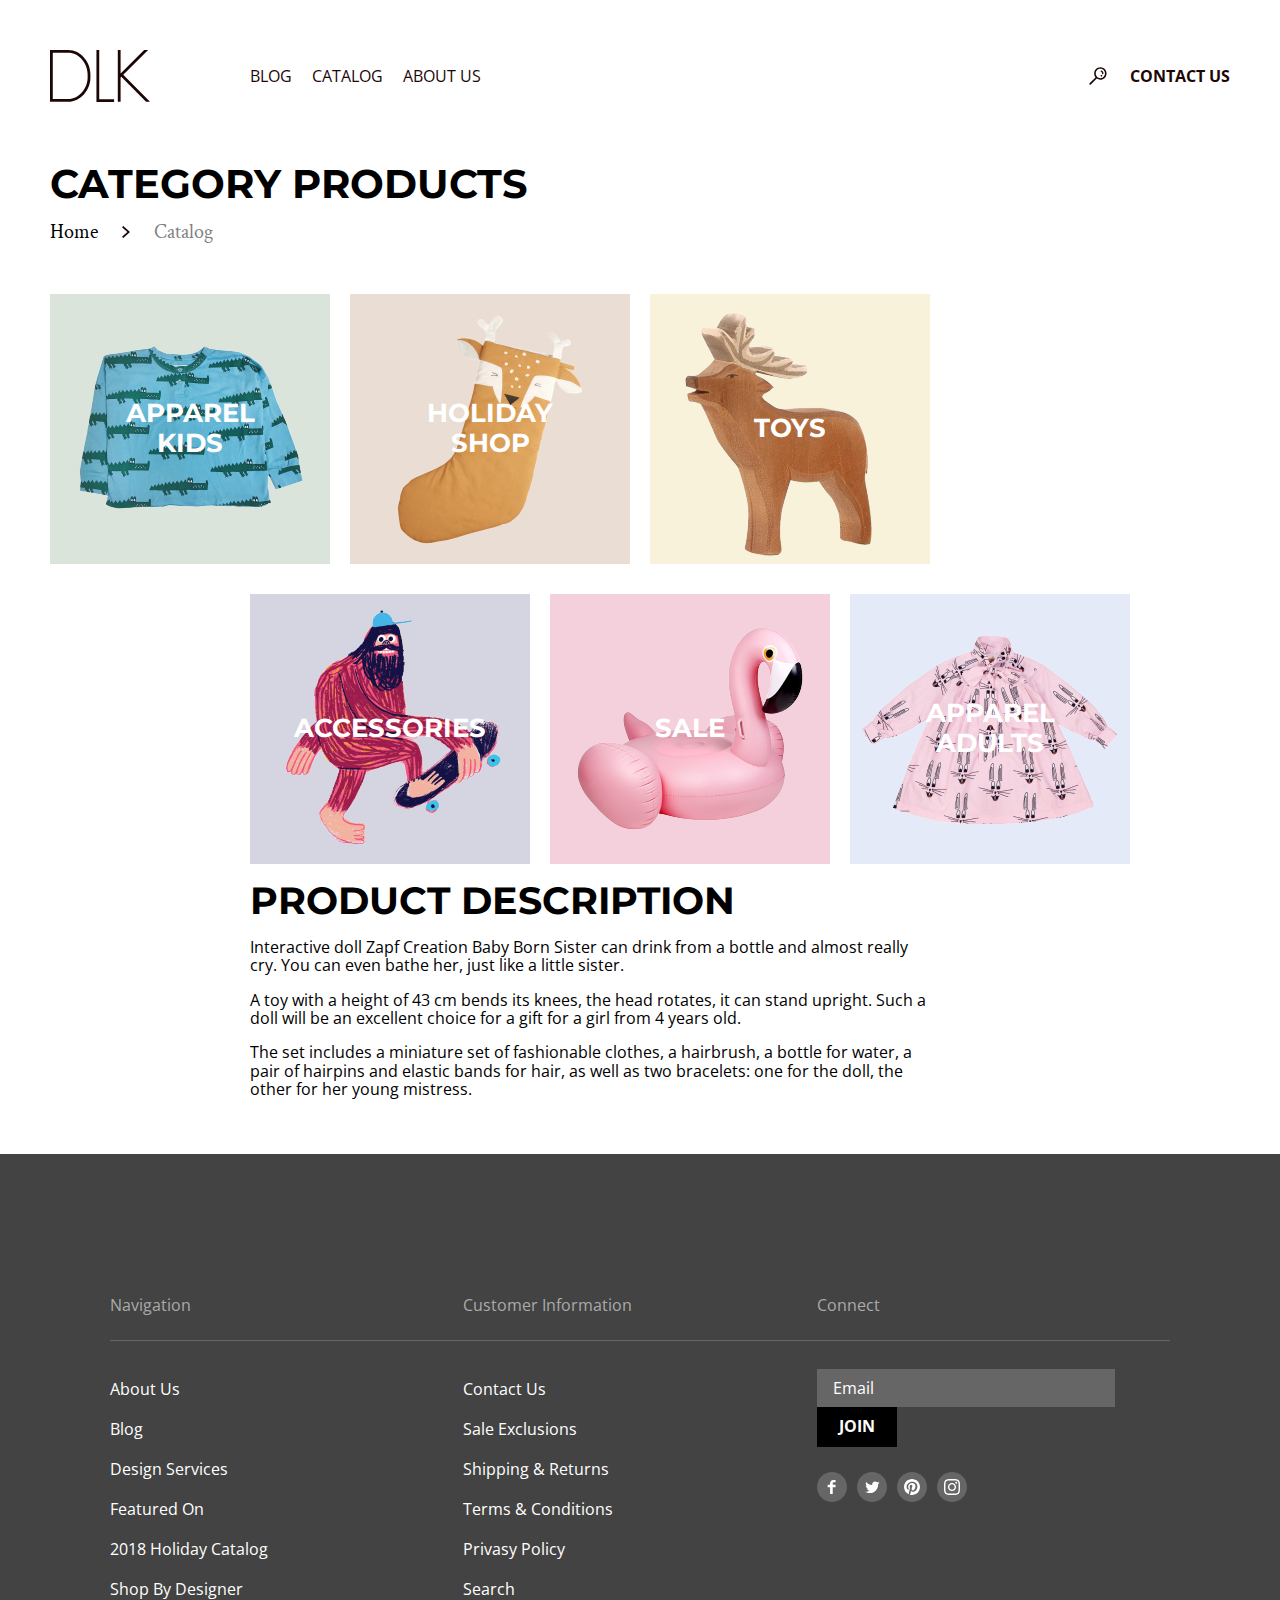
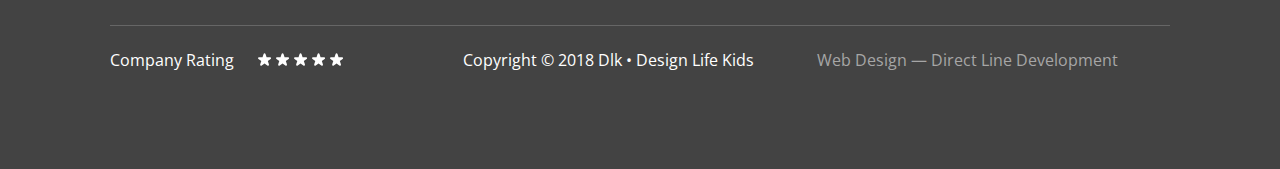
<file: catalog.html>
<!DOCTYPE html>
<html lang="en">
<head>
	<meta charset="UTF-8">
	<meta name="viewport" content="width = device-width, initial-scale = 1.0">
  <meta http-equiv="X-UA-Compatible" content = "ie=edge">
	<link rel="preconnect" href="https://fonts.gstatic.com">
	<link href="https://fonts.googleapis.com/css2?family=Montserrat:wght@300;700&display=swap" rel="stylesheet">
	<link href="https://fonts.googleapis.com/css2?family=Open+Sans:wght@400;700&display=swap" rel="stylesheet">
	<link href="https://fonts.googleapis.com/css2?family=Crimson+Text:ital,wght@1,400;1,700&display=swap" rel="stylesheet">
	<link href="https://fonts.googleapis.com/css2?family=Roboto&display=swap" rel="stylesheet">
	<link rel="stylesheet" href="./css/normalize.css">
	<link rel="stylesheet" href="./css/style.css">
	<link rel="stylesheet" href="./css/catalog.css">
  <title> DLK Project </title>
</head>
  
<body>
<!-- Header -->
<header class="header container">
		<nav class="header-nav">
			<a class="header-nav-link" href="index.html"><img class="header-logo" src="./images/logo.svg" alt="main logo"></a>
			<ul class="header-nav-list">
				<li><a class="header-nav-link" href="blog.html">blog</a></li>
				<li><a class="header-nav-link" href="catalog.html">catalog</a></li>
				<li><a class="header-nav-link" href="about.html">about us</a></li>
			</ul>
		</nav>
		<a class="search-ico header-nav-link" href="#" ></a>
		<a class="header-nav-link bold" href="#">contact us</a>
</header>

<!--Main-->
<main class="container">
	<h1 class="header-h1">Category products</h1>
	<div class="breadcrumbs"><a href="/index.html">Home</a>
		<svg class="breadcrumbs-vector" width="8" height="12" viewBox="0 0 8 12" fill="none" xmlns="http://www.w3.org/2000/svg">
		<path fill-rule="evenodd" clip-rule="evenodd" d="M1.31229 0L0 1.17735L5.37541 6L0 10.8227L1.31229 12L8 6L1.31229 0Z" fill="#1E0606"/>
		</svg>
		<span class="breadcrumbs-active">Catalog</span>
	</div>
	<section class="category">
	        <ul class="category-list-1">
				<li><a class="category-item category-item-1" href="#">apparel<br> kids</a></li>
				<li><a class="category-item category-item-2" href="#">holiday<br> shop</a></li>
				<li><a class="category-item category-item-3" href="/toys.html">toys</a></li>
			</ul>
			<ul class="category-list-2">
				<li><a class="category-item category-item-4" href="#">accessories</a></li>
				<li><a class="category-item category-item-5" href="#">sale</a></li>
				<li><a class="category-item category-item-6" href="#"><span>apparel<br> adults </span></a></li>
			</ul>
	<div class="category-description">
		<h2>product description</h2>
		<p>Interactive doll Zapf Creation Baby Born Sister can drink from a bottle and almost really cry. You can even bathe her, just like a little sister.</p>
		<p>A toy with a height of 43 cm bends its knees, the head rotates, it can stand upright. Such a doll will be an excellent choice for a gift for a girl from 4 years old.</p>
		<p>The set includes a miniature set of fashionable clothes, a hairbrush, a bottle for water, a pair of hairpins and elastic bands for hair, as well as two bracelets: one for the doll, the other for her young mistress.</p>
    </div>
	</section>
</main>

<!--Footer-->
<footer class="footer">
	<div class="footer-wrapper">
		<div class="footer-block">
			<ul>
				<li class="footer-block-header">Navigation</li>
				<li><a class="footer-link" href="#">About Us</a></li>
				<li><a class="footer-link" href="#">Blog</a></li>
				<li><a class="footer-link" href="#">Design Services</a></li>
				<li><a class="footer-link" href="#">Featured On</a></li>
				<li><a class="footer-link" href="#">2018 Holiday Catalog</a></li>
				<li><a class="footer-link" href="#">Shop By Designer</a></li>
			</ul>
		</div>
		<div class="footer-block">	
			<ul>
				<li class="footer-block-header">Customer Information</li>
				<li><a class="footer-link" href="#">Contact Us</a></li>
				<li><a class="footer-link" href="#">Sale Exclusions</a></li>
				<li><a class="footer-link" href="#">Shipping & Returns</a></li>
				<li><a class="footer-link" href="#">Terms & Conditions</a></li>
				<li><a class="footer-link" href="#">Privasy Policy</a></li>
				<li><a class="footer-link" href="#">Search</a></li>
			</ul>
		</div>
		<div class="footer-block">
			<ul>
				<li class="footer-block-header">Connect</li>
				<li><input class="footer-input" type="email" placeholder="Email"><button class="footer-button">join</button></li>
				<li>
					<ul class="footer-social-list">
						<li>
							<a class="footer-social footer-social-facebook" href="#">
								<svg width="30" height="30" viewBox="0 0 30 30" fill="none" xmlns="http://www.w3.org/2000/svg">
									<path fill-rule="evenodd" clip-rule="evenodd" d="M0 15C0 6.71573 6.71573 0 15 0C23.2843 0 30 6.71573 30 15C30 23.2843 23.2843 30 15 30C6.71573 30 0 23.2843 0 15Z" fill="#666666"/>
									<path fill-rule="evenodd" clip-rule="evenodd" d="M18.5527 10.3672H16.2967C16.0307 10.3672 15.7337 10.7172 15.7337 11.1852V12.8142H18.5527V15.1352H15.7337V22.1052H13.0707V15.1352H10.6577V12.8142H13.0707V11.4472C13.0707 9.48823 14.4317 7.89423 16.2967 7.89423H18.5527V10.3672Z" fill="white"/>
								</svg>
							</a>
						</li>
						<li>
							<a class="footer-social footer-social-twitter" href="#">
								<svg width="30" height="30" viewBox="0 0 30 30" fill="none" xmlns="http://www.w3.org/2000/svg">
									<path fill-rule="evenodd" clip-rule="evenodd" d="M0 15C0 6.71573 6.71573 0 15 0C23.2843 0 30 6.71573 30 15C30 23.2843 23.2843 30 15 30C6.71573 30 0 23.2843 0 15Z" fill="#666666"/>
									<path fill-rule="evenodd" clip-rule="evenodd" d="M21.1006 12.2891C21.1056 12.4161 21.1096 12.5431 21.1096 12.6721C21.1096 16.5761 18.1366 21.0781 12.7026 21.0781C11.0346 21.0781 9.48058 20.5881 8.17358 19.7501C8.40658 19.7771 8.64158 19.7911 8.87958 19.7911C10.2636 19.7911 11.5376 19.3181 12.5486 18.5251C11.2556 18.5021 10.1656 17.6481 9.78758 16.4751C9.96858 16.5101 10.1546 16.5271 10.3446 16.5271C10.6136 16.5271 10.8746 16.4921 11.1226 16.4241C9.77158 16.1521 8.75158 14.9591 8.75158 13.5271V13.4901C9.15058 13.7111 9.60758 13.8441 10.0916 13.8591C9.29858 13.3301 8.77758 12.4261 8.77758 11.4001C8.77758 10.8591 8.92258 10.3521 9.17658 9.91612C10.6326 11.7031 12.8106 12.8791 15.2656 13.0021C15.2156 12.7851 15.1906 12.5601 15.1906 12.3281C15.1906 10.6971 16.5126 9.37512 18.1446 9.37512C18.9936 9.37512 19.7616 9.73212 20.2996 10.3071C20.9736 10.1761 21.6056 9.93012 22.1766 9.59012C21.9556 10.2811 21.4886 10.8591 20.8766 11.2251C21.4746 11.1541 22.0446 10.9961 22.5756 10.7601C22.1776 11.3521 21.6776 11.8731 21.1006 12.2891Z" fill="white"/>
								</svg>
							</a>
						</li>
						<li>
							<a class="footer-social footer-social-pinterest" href="#">
								<svg width="30" height="30" viewBox="0 0 30 30" fill="none" xmlns="http://www.w3.org/2000/svg">
									<path fill-rule="evenodd" clip-rule="evenodd" d="M0 15C0 6.71573 6.71573 0 15 0C23.2843 0 30 6.71573 30 15C30 23.2843 23.2843 30 15 30C6.71573 30 0 23.2843 0 15Z" fill="#666666"/>
									<path fill-rule="evenodd" clip-rule="evenodd" d="M15.0005 7C10.5825 7 7 10.5816 7 15.0005C7 18.2754 8.97001 21.0902 11.7896 22.3273C11.767 21.7694 11.7858 21.0977 11.9279 20.49C12.0821 19.8408 12.9571 16.1313 12.9571 16.1313C12.9571 16.1313 12.7021 15.6205 12.7021 14.865C12.7021 13.6796 13.3898 12.7943 14.245 12.7943C14.9722 12.7943 15.3241 13.3409 15.3241 13.9957C15.3241 14.7267 14.8575 15.8208 14.6176 16.8341C14.4172 17.6836 15.0428 18.3751 15.8801 18.3751C17.3957 18.3751 18.4165 16.4286 18.4165 14.1218C18.4165 12.3691 17.2358 11.0567 15.088 11.0567C12.6617 11.0567 11.1498 12.8658 11.1498 14.8866C11.1498 15.5847 11.3549 16.0758 11.6767 16.4559C11.8253 16.6318 11.8451 16.7014 11.7914 16.9027C11.7538 17.0486 11.6654 17.4042 11.6287 17.5444C11.5751 17.7466 11.4114 17.82 11.2288 17.7448C10.1102 17.2885 9.58999 16.0645 9.58999 14.6881C9.58999 12.4161 11.5064 9.68972 15.3072 9.68972C18.3619 9.68972 20.3724 11.9015 20.3724 14.2732C20.3724 17.4117 18.6282 19.7562 16.0551 19.7562C15.1924 19.7562 14.3795 19.2895 14.1011 18.7599C14.1011 18.7599 13.6363 20.6029 13.5385 20.9585C13.3691 21.5747 13.037 22.1919 12.7332 22.6717C13.4529 22.8843 14.213 23 15.0005 23C19.4184 23 23 19.4184 23 15.0005C23 10.5816 19.4184 7 15.0005 7Z" fill="white"/>
								</svg>
							</a>
						</li>
						<li>
							<a class="footer-social footer-social-instagram" href="#">
								<svg width="30" height="30" viewBox="0 0 30 30" fill="none" xmlns="http://www.w3.org/2000/svg">
									<path fill-rule="evenodd" clip-rule="evenodd" d="M0 15C0 6.71573 6.71573 0 15 0C23.2843 0 30 6.71573 30 15C30 23.2843 23.2843 30 15 30C6.71573 30 0 23.2843 0 15Z" fill="#666666"/>
									<path fill-rule="evenodd" clip-rule="evenodd" d="M15 7C12.8273 7 12.5549 7.0092 11.7016 7.04813C10.8501 7.08697 10.2686 7.22223 9.7597 7.42C9.23363 7.62443 8.7875 7.89797 8.3427 8.3427C7.89797 8.7875 7.62443 9.23363 7.42 9.7597C7.22223 10.2686 7.08697 10.8501 7.04813 11.7016C7.0092 12.5549 7 12.8273 7 15C7 17.1727 7.0092 17.4451 7.04813 18.2984C7.08697 19.1499 7.22223 19.7314 7.42 20.2403C7.62443 20.7664 7.89797 21.2125 8.3427 21.6573C8.7875 22.102 9.23363 22.3756 9.7597 22.58C10.2686 22.7778 10.8501 22.913 11.7016 22.9519C12.5549 22.9908 12.8273 23 15 23C17.1727 23 17.4451 22.9908 18.2984 22.9519C19.1499 22.913 19.7314 22.7778 20.2403 22.58C20.7664 22.3756 21.2125 22.102 21.6573 21.6573C22.102 21.2125 22.3756 20.7664 22.58 20.2403C22.7778 19.7314 22.913 19.1499 22.9519 18.2984C22.9908 17.4451 23 17.1727 23 15C23 12.8273 22.9908 12.5549 22.9519 11.7016C22.913 10.8501 22.7778 10.2686 22.58 9.7597C22.3756 9.23363 22.102 8.7875 21.6573 8.3427C21.2125 7.89797 20.7664 7.62443 20.2403 7.42C19.7314 7.22223 19.1499 7.08697 18.2984 7.04813C17.4451 7.0092 17.1727 7 15 7ZM15 8.44143C17.1361 8.44143 17.3891 8.4496 18.2327 8.4881C19.0127 8.52367 19.4363 8.65397 19.7182 8.76353C20.0916 8.90867 20.3581 9.08203 20.638 9.362C20.918 9.6419 21.0913 9.9084 21.2365 10.2818C21.346 10.5637 21.4763 10.9873 21.5119 11.7673C21.5504 12.6109 21.5586 12.8639 21.5586 15C21.5586 17.1361 21.5504 17.3891 21.5119 18.2327C21.4763 19.0127 21.346 19.4363 21.2365 19.7182C21.0913 20.0916 20.918 20.3581 20.638 20.638C20.3581 20.918 20.0916 21.0913 19.7182 21.2365C19.4363 21.346 19.0127 21.4763 18.2327 21.5119C17.3892 21.5504 17.1363 21.5586 15 21.5586C12.8637 21.5586 12.6108 21.5504 11.7673 21.5119C10.9873 21.4763 10.5637 21.346 10.2818 21.2365C9.9084 21.0913 9.64193 20.918 9.36197 20.638C9.08207 20.3581 8.90867 20.0916 8.76353 19.7182C8.65397 19.4363 8.52367 19.0127 8.4881 18.2327C8.4496 17.3891 8.44143 17.1361 8.44143 15C8.44143 12.8639 8.4496 12.6109 8.4881 11.7673C8.52367 10.9873 8.65397 10.5637 8.76353 10.2818C8.90867 9.9084 9.08203 9.6419 9.36197 9.362C9.64193 9.08203 9.9084 8.90867 10.2818 8.76353C10.5637 8.65397 10.9873 8.52367 11.7673 8.4881C12.6109 8.4496 12.8639 8.44143 15 8.44143ZM10.8919 15C10.8919 12.7311 12.7311 10.8919 15 10.8919C17.2689 10.8919 19.1081 12.7311 19.1081 15C19.1081 17.2689 17.2689 19.1081 15 19.1081C12.7311 19.1081 10.8919 17.2689 10.8919 15ZM15 17.6667C13.5272 17.6667 12.3333 16.4728 12.3333 15C12.3333 13.5272 13.5272 12.3333 15 12.3333C16.4728 12.3333 17.6667 13.5272 17.6667 15C17.6667 16.4728 16.4728 17.6667 15 17.6667ZM19.2704 11.6896C19.8006 11.6896 20.2304 11.2598 20.2304 10.7296C20.2304 10.1994 19.8006 9.76957 19.2704 9.76957C18.7402 9.76957 18.3104 10.1994 18.3104 10.7296C18.3104 11.2598 18.7402 11.6896 19.2704 11.6896Z" fill="white"/>
								</svg>
							</a>
						</li>
					</ul>
				</li>
			</ul>
		</div>
	</div>
	<div class="footer-footer">
		<div class="footer-block">
			<span class="footer-block-rating">Company Rating</span> 
			<a href="#"><svg width="14" height="13" viewBox="0 0 14 13" fill="none" xmlns="http://www.w3.org/2000/svg">
				<path d="M5.60845 0.927052C5.9078 0.0057416 7.21121 0.00574088 7.51056 0.927052L8.58013 4.21885H12.0413C13.0101 4.21885 13.4128 5.45846 12.6291 6.02786L9.82895 8.06231L10.8985 11.3541C11.1979 12.2754 10.1434 13.0415 9.35968 12.4721L6.55951 10.4377L3.75934 12.4721C2.97563 13.0415 1.92115 12.2754 2.2205 11.3541L3.29007 8.06231L0.4899 6.02787C-0.293814 5.45846 0.108961 4.21885 1.07768 4.21885H4.53888L5.60845 0.927052Z" fill="white"/>
			</svg></a>
			<a href="#"><svg width="14" height="13" viewBox="0 0 14 13" fill="none" xmlns="http://www.w3.org/2000/svg">
				<path d="M5.60845 0.927052C5.9078 0.0057416 7.21121 0.00574088 7.51056 0.927052L8.58013 4.21885H12.0413C13.0101 4.21885 13.4128 5.45846 12.6291 6.02786L9.82895 8.06231L10.8985 11.3541C11.1979 12.2754 10.1434 13.0415 9.35968 12.4721L6.55951 10.4377L3.75934 12.4721C2.97563 13.0415 1.92115 12.2754 2.2205 11.3541L3.29007 8.06231L0.4899 6.02787C-0.293814 5.45846 0.108961 4.21885 1.07768 4.21885H4.53888L5.60845 0.927052Z" fill="white"/>
			</svg></a>
			<a href="#"><svg width="14" height="13" viewBox="0 0 14 13" fill="none" xmlns="http://www.w3.org/2000/svg">
					<path d="M5.60845 0.927052C5.9078 0.0057416 7.21121 0.00574088 7.51056 0.927052L8.58013 4.21885H12.0413C13.0101 4.21885 13.4128 5.45846 12.6291 6.02786L9.82895 8.06231L10.8985 11.3541C11.1979 12.2754 10.1434 13.0415 9.35968 12.4721L6.55951 10.4377L3.75934 12.4721C2.97563 13.0415 1.92115 12.2754 2.2205 11.3541L3.29007 8.06231L0.4899 6.02787C-0.293814 5.45846 0.108961 4.21885 1.07768 4.21885H4.53888L5.60845 0.927052Z" fill="white"/>
			</svg></a>
			<a href="#"><svg width="14" height="13" viewBox="0 0 14 13" fill="none" xmlns="http://www.w3.org/2000/svg">
						<path d="M5.60845 0.927052C5.9078 0.0057416 7.21121 0.00574088 7.51056 0.927052L8.58013 4.21885H12.0413C13.0101 4.21885 13.4128 5.45846 12.6291 6.02786L9.82895 8.06231L10.8985 11.3541C11.1979 12.2754 10.1434 13.0415 9.35968 12.4721L6.55951 10.4377L3.75934 12.4721C2.97563 13.0415 1.92115 12.2754 2.2205 11.3541L3.29007 8.06231L0.4899 6.02787C-0.293814 5.45846 0.108961 4.21885 1.07768 4.21885H4.53888L5.60845 0.927052Z" fill="white"/>
			</svg></a>
			<a href="#"><svg width="14" height="13" viewBox="0 0 14 13" fill="none" xmlns="http://www.w3.org/2000/svg">
				<path d="M5.60845 0.927052C5.9078 0.0057416 7.21121 0.00574088 7.51056 0.927052L8.58013 4.21885H12.0413C13.0101 4.21885 13.4128 5.45846 12.6291 6.02786L9.82895 8.06231L10.8985 11.3541C11.1979 12.2754 10.1434 13.0415 9.35968 12.4721L6.55951 10.4377L3.75934 12.4721C2.97563 13.0415 1.92115 12.2754 2.2205 11.3541L3.29007 8.06231L0.4899 6.02787C-0.293814 5.45846 0.108961 4.21885 1.07768 4.21885H4.53888L5.60845 0.927052Z" fill="white"/>
			</svg></a>
		</div>
		<div class="footer-block">
			Copyright © 2018 Dlk • Design Life Kids
		</div>
		<div class="footer-block">
			<a class="footer-dl" href="#">Web Design — Direct Line Development</a>
		</div>
	</div>		
</footer>

<!-- Modal -->
<div class="modal">	
	<div class="form">
		<div class="name">
			<label for="name">Name</label>
			<input id="name" type="text">
		</div>
		<div class="wrapper">
			<div class="phone">
				<label for="phone">Phone</label>
				<input id="phone" type="tel">
			</div>
			<div class="email">
				<label for="email">Email</label>
				<input id="email" type="email">
			</div>
		</div>
		<div class="message">
			<label for="message">Message</label>
			<textarea id="message"></textarea>
		</div>
		<div class="checkbox">
			<input class="modal-checkbox" type="checkbox" id="box">
			<label for="box"> By clicking on the button, you consent to the processing of your personal data</label>
		</div>
		<button class="button" type="submit">SUBMIT</button>	
		<a class="close_window"><svg width="15" height="15" viewBox="0 0 15 15" fill="none" xmlns="http://www.w3.org/2000/svg">
			<path d="M2.21902 14.6113C1.70029 15.1295 0.893368 15.1295 0.374636 14.6113C0.11527 14.3522 -6.13512e-07 14.0355 -5.9841e-07 13.69C-5.83308e-07 13.3445 0.11527 13.0278 0.374636 12.7687L5.64841 7.5L0.374637 2.23127C0.115271 1.97215 -7.23629e-08 1.65547 -5.72611e-08 1.30998C-4.21593e-08 0.964491 0.115271 0.647806 0.374637 0.388689C0.893369 -0.129545 1.70029 -0.129545 2.21902 0.388689L7.4928 5.65738L12.7666 0.38869C13.2853 -0.129545 14.0922 -0.129545 14.611 0.38869C15.1297 0.906924 15.1297 1.71304 14.611 2.23127L9.33718 7.5L14.611 12.7687C15.1297 13.287 15.1297 14.0931 14.611 14.6113C14.0922 15.1295 13.2853 15.1295 12.7666 14.6113L7.4928 9.34258L2.21902 14.6113Z" fill="white"/>
			</svg></a>	
	</div>
</div>

	</body>
</html>
</file>
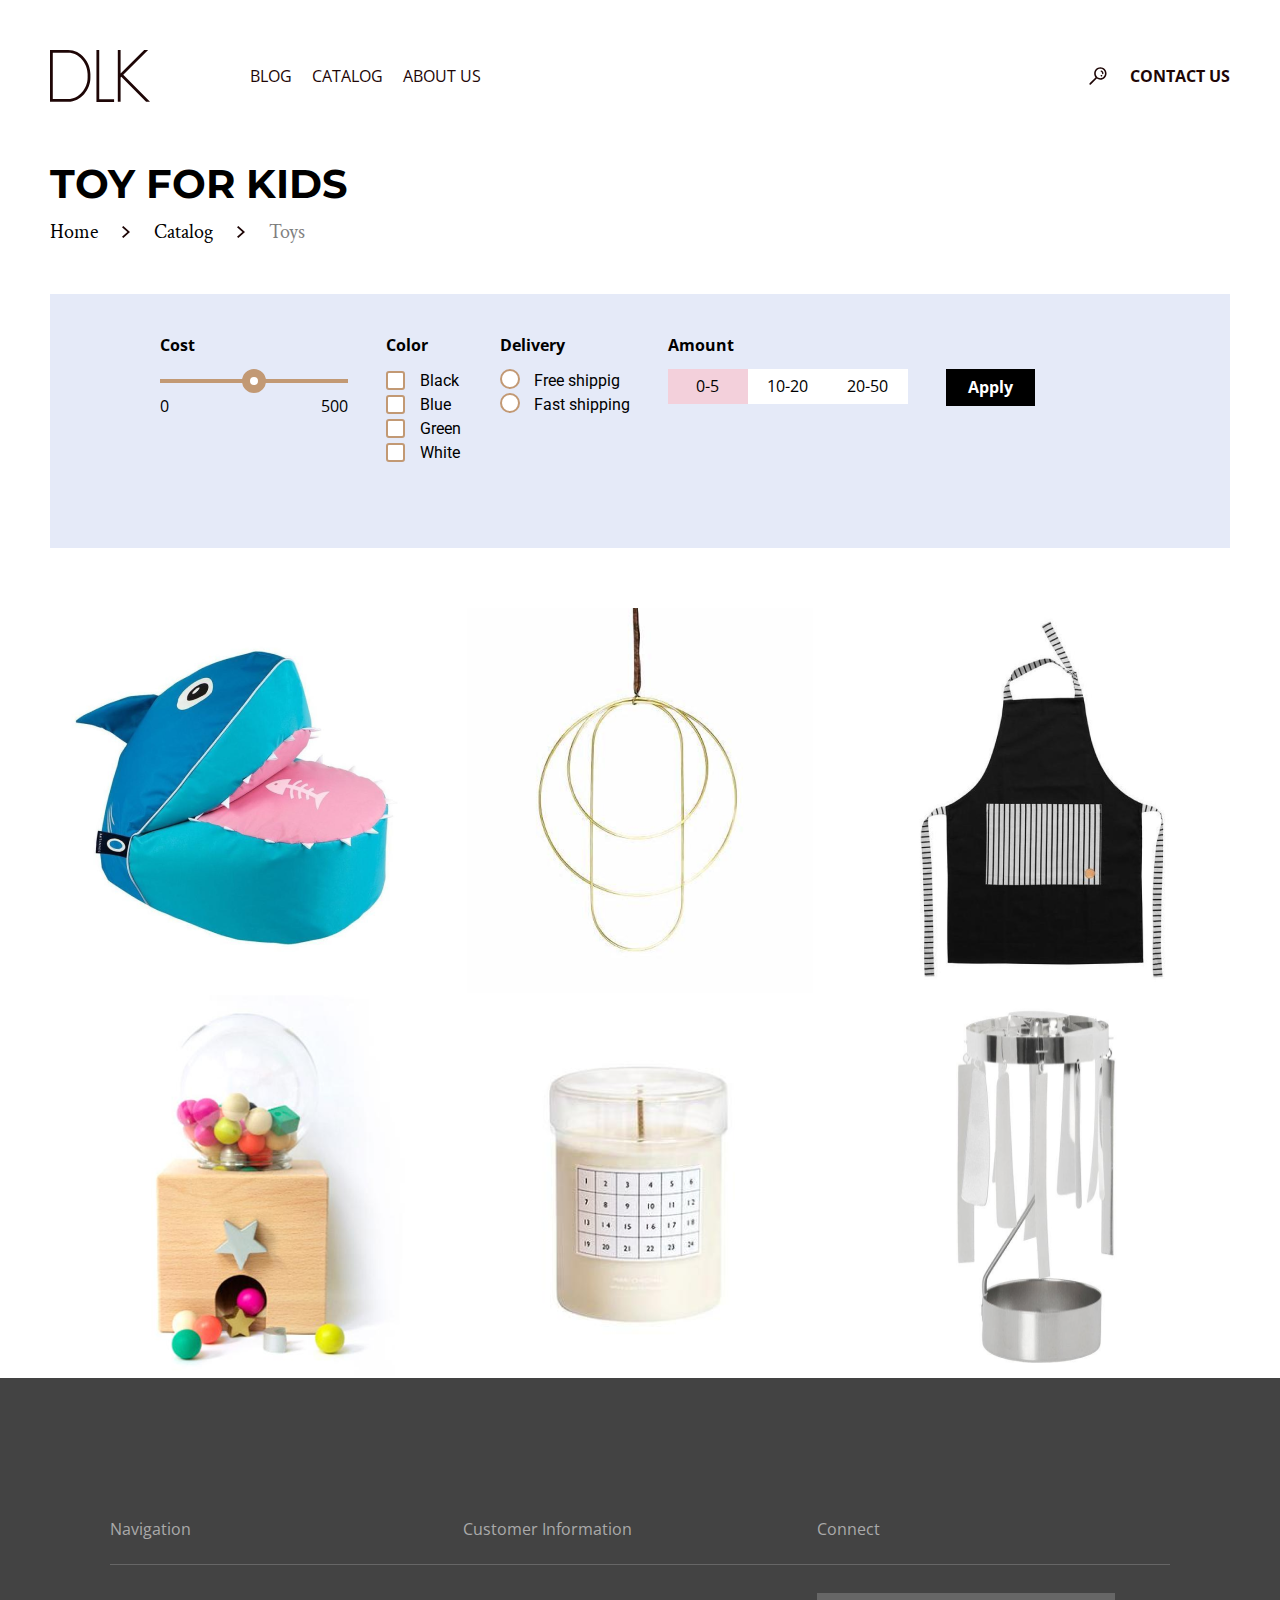
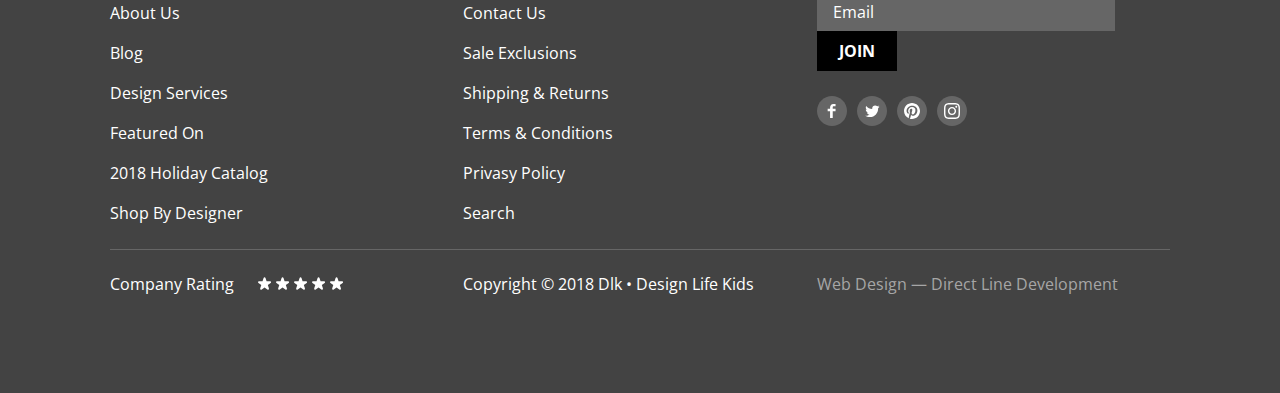
<file: toys.html>
<!DOCTYPE html>
<html lang="en">
<head>
	<meta charset="UTF-8">
	<meta name="viewport" content="width = device-width, initial-scale = 1.0">
  <meta http-equiv="X-UA-Compatible" content = "ie=edge">
	<link rel="preconnect" href="https://fonts.gstatic.com">
	<link href="https://fonts.googleapis.com/css2?family=Montserrat:wght@300;700&display=swap" rel="stylesheet">
	<link href="https://fonts.googleapis.com/css2?family=Open+Sans:wght@400;700&display=swap" rel="stylesheet">
	<link href="https://fonts.googleapis.com/css2?family=Crimson+Text:ital,wght@1,400;1,700&display=swap" rel="stylesheet">
	<link href="https://fonts.googleapis.com/css2?family=Roboto&display=swap" rel="stylesheet">
	<link rel="stylesheet" href="./css/normalize.css">
	<link rel="stylesheet" href="./css/style.css">
	<link rel="stylesheet" href="./css/toys.css">
	<link rel="stylesheet" href="./css/custom-checkbox2.css">
  <title> DLK Project </title>
</head>
  
<body>
<!-- Header -->
<header class="header container">
		<nav class="header-nav">
			<a class="header-nav-link" href="index.html"><img class="header-logo" src="./images/logo.svg" alt="main logo"></a>
			<ul class="header-nav-list">
				<li><a class="header-nav-link" href="blog.html">blog</a></li>
				<li><a class="header-nav-link" href="catalog.html">catalog</a></li>
				<li><a class="header-nav-link" href="about.html">about us</a></li>
			</ul>
		</nav>
		<a class="search-ico header-nav-link" href="#" ></a>
		<a class="header-nav-link bold" href="#">contact us</a>
</header>

<!--Main-->
<main class="container">
	<h1 class="header-h1">Toy for kids</h1>
	<div class="breadcrumbs"><a href="/index.html">Home</a> 
		<svg class="breadcrumbs-vector" width="8" height="12" viewBox="0 0 8 12" fill="none" xmlns="http://www.w3.org/2000/svg">
		<path fill-rule="evenodd" clip-rule="evenodd" d="M1.31229 0L0 1.17735L5.37541 6L0 10.8227L1.31229 12L8 6L1.31229 0Z" fill="#1E0606"/>
		</svg> 
		<a href="/catalog.html">Catalog</a>
		<svg class="breadcrumbs-vector" width="8" height="12" viewBox="0 0 8 12" fill="none" xmlns="http://www.w3.org/2000/svg">
		<path fill-rule="evenodd" clip-rule="evenodd" d="M1.31229 0L0 1.17735L5.37541 6L0 10.8227L1.31229 12L8 6L1.31229 0Z" fill="#1E0606"/>
		</svg>
		<span class="breadcrumbs-active">Toys</span></div>
	<section class="options">
	<h2 hidden>Options</h2>
		<div class="options-cost">
			<span class="options-header">Cost</span>
			<input type="range">
			<div class="option-cost-wrapper">
				<div>0</div>
				<div>500</div>
			</div>
		</div>
		<div>
			<span class="options-header">Color</span>
			<label class="b-contain">
				<span>Black</span>
				<input type="checkbox">
				<div class="b-input"></div>
			</label>
			<label class="b-contain">
				<span>Blue</span>
				<input type="checkbox">
				<div class="b-input"></div>
			</label>
			<label class="b-contain">
				<span>Green</span>
				<input type="checkbox">
				<div class="b-input"></div>
			</label>
			<label class="b-contain">
				<span>White</span>
				<input type="checkbox">
				<div class="b-input"></div>
			</label>
		</div>
		<div>
			<span class="options-header">Delivery</span>
			<label class="b-contain">
				<span>Free shippig</span>
				<input type="radio" name="radio1">
				<div class="b-input"></div>
			</label>
			<label class="b-contain">
				<span>Fast shipping</span>
				<input type="radio" name="radio1">
				<div class="b-input"></div>
			</label>
		</div>
		<div>
			<span class="options-header">Amount</span>
			<div class="options-amount-wrapper">
				<div class="options-amount-item options-amount-active">0-5</div>
				<div class="options-amount-item">10-20</div>
				<div class="options-amount-item">20-50</div>
			</div>
		</div>
		<div>
			<span class="options-header">&nbsp;</span>
			<button class="button">Apply</button>
		</div>
	</section>
	<section class="toys">
	<h2 hidden>Toys</h2>
		<div class="toys-item">
			<img src="/images/toy1.png" width="380" height="385" alt="toys pic">
			<a href="#"><div class="toys-item-link">learn more</div></a>
		</div>
		<div class="toys-item">
			<img src="/images/toy2.png" width="380" height="385" alt="toys pic">
			<a href="#"><div class="toys-item-link">learn more</div></a>
		</div>
		<div class="toys-item">
			<img src="/images/toy3.png" width="380" height="385" alt="toys pic">
			<a href="#"><div class="toys-item-link">learn more</div></a>
		</div>
		<div class="toys-item">
			<img src="/images/toy4.png" width="380" height="385" alt="toys pic">
			<a href="#"><div class="toys-item-link">learn more</div></a>
		</div>
		<div class="toys-item">
			<img src="/images/toy5.png" width="380" height="385" alt="toys pic">
			<a href="#"><div class="toys-item-link">learn more</div></a>
		</div>
		<div class="toys-item">
			<img src="/images/toy6.png" width="380" height="385" alt="toys pic">
			<a href="#"><div class="toys-item-link">learn more</div></a>
		</div>

	</section>
</main>

<!--Footer-->
<footer class="footer">
	<div class="footer-wrapper">
		<div class="footer-block">
			<ul>
				<li class="footer-block-header">Navigation</li>
				<li><a class="footer-link" href="#">About Us</a></li>
				<li><a class="footer-link" href="#">Blog</a></li>
				<li><a class="footer-link" href="#">Design Services</a></li>
				<li><a class="footer-link" href="#">Featured On</a></li>
				<li><a class="footer-link" href="#">2018 Holiday Catalog</a></li>
				<li><a class="footer-link" href="#">Shop By Designer</a></li>
			</ul>
		</div>
		<div class="footer-block">	
			<ul>
				<li class="footer-block-header">Customer Information</li>
				<li><a class="footer-link" href="#">Contact Us</a></li>
				<li><a class="footer-link" href="#">Sale Exclusions</a></li>
				<li><a class="footer-link" href="#">Shipping & Returns</a></li>
				<li><a class="footer-link" href="#">Terms & Conditions</a></li>
				<li><a class="footer-link" href="#">Privasy Policy</a></li>
				<li><a class="footer-link" href="#">Search</a></li>
			</ul>
		</div>
		<div class="footer-block">
			<ul>
				<li class="footer-block-header">Connect</li>
				<li><input class="footer-input" type="email" placeholder="Email"><button class="footer-button">join</button></li>
				<li>
					<ul class="footer-social-list">
						<li>
							<a class="footer-social footer-social-facebook" href="#">
								<svg width="30" height="30" viewBox="0 0 30 30" fill="none" xmlns="http://www.w3.org/2000/svg">
									<path fill-rule="evenodd" clip-rule="evenodd" d="M0 15C0 6.71573 6.71573 0 15 0C23.2843 0 30 6.71573 30 15C30 23.2843 23.2843 30 15 30C6.71573 30 0 23.2843 0 15Z" fill="#666666"/>
									<path fill-rule="evenodd" clip-rule="evenodd" d="M18.5527 10.3672H16.2967C16.0307 10.3672 15.7337 10.7172 15.7337 11.1852V12.8142H18.5527V15.1352H15.7337V22.1052H13.0707V15.1352H10.6577V12.8142H13.0707V11.4472C13.0707 9.48823 14.4317 7.89423 16.2967 7.89423H18.5527V10.3672Z" fill="white"/>
								</svg>
							</a>
						</li>
						<li>
							<a class="footer-social footer-social-twitter" href="#">
								<svg width="30" height="30" viewBox="0 0 30 30" fill="none" xmlns="http://www.w3.org/2000/svg">
									<path fill-rule="evenodd" clip-rule="evenodd" d="M0 15C0 6.71573 6.71573 0 15 0C23.2843 0 30 6.71573 30 15C30 23.2843 23.2843 30 15 30C6.71573 30 0 23.2843 0 15Z" fill="#666666"/>
									<path fill-rule="evenodd" clip-rule="evenodd" d="M21.1006 12.2891C21.1056 12.4161 21.1096 12.5431 21.1096 12.6721C21.1096 16.5761 18.1366 21.0781 12.7026 21.0781C11.0346 21.0781 9.48058 20.5881 8.17358 19.7501C8.40658 19.7771 8.64158 19.7911 8.87958 19.7911C10.2636 19.7911 11.5376 19.3181 12.5486 18.5251C11.2556 18.5021 10.1656 17.6481 9.78758 16.4751C9.96858 16.5101 10.1546 16.5271 10.3446 16.5271C10.6136 16.5271 10.8746 16.4921 11.1226 16.4241C9.77158 16.1521 8.75158 14.9591 8.75158 13.5271V13.4901C9.15058 13.7111 9.60758 13.8441 10.0916 13.8591C9.29858 13.3301 8.77758 12.4261 8.77758 11.4001C8.77758 10.8591 8.92258 10.3521 9.17658 9.91612C10.6326 11.7031 12.8106 12.8791 15.2656 13.0021C15.2156 12.7851 15.1906 12.5601 15.1906 12.3281C15.1906 10.6971 16.5126 9.37512 18.1446 9.37512C18.9936 9.37512 19.7616 9.73212 20.2996 10.3071C20.9736 10.1761 21.6056 9.93012 22.1766 9.59012C21.9556 10.2811 21.4886 10.8591 20.8766 11.2251C21.4746 11.1541 22.0446 10.9961 22.5756 10.7601C22.1776 11.3521 21.6776 11.8731 21.1006 12.2891Z" fill="white"/>
								</svg>
							</a>
						</li>
						<li>
							<a class="footer-social footer-social-pinterest" href="#">
								<svg width="30" height="30" viewBox="0 0 30 30" fill="none" xmlns="http://www.w3.org/2000/svg">
									<path fill-rule="evenodd" clip-rule="evenodd" d="M0 15C0 6.71573 6.71573 0 15 0C23.2843 0 30 6.71573 30 15C30 23.2843 23.2843 30 15 30C6.71573 30 0 23.2843 0 15Z" fill="#666666"/>
									<path fill-rule="evenodd" clip-rule="evenodd" d="M15.0005 7C10.5825 7 7 10.5816 7 15.0005C7 18.2754 8.97001 21.0902 11.7896 22.3273C11.767 21.7694 11.7858 21.0977 11.9279 20.49C12.0821 19.8408 12.9571 16.1313 12.9571 16.1313C12.9571 16.1313 12.7021 15.6205 12.7021 14.865C12.7021 13.6796 13.3898 12.7943 14.245 12.7943C14.9722 12.7943 15.3241 13.3409 15.3241 13.9957C15.3241 14.7267 14.8575 15.8208 14.6176 16.8341C14.4172 17.6836 15.0428 18.3751 15.8801 18.3751C17.3957 18.3751 18.4165 16.4286 18.4165 14.1218C18.4165 12.3691 17.2358 11.0567 15.088 11.0567C12.6617 11.0567 11.1498 12.8658 11.1498 14.8866C11.1498 15.5847 11.3549 16.0758 11.6767 16.4559C11.8253 16.6318 11.8451 16.7014 11.7914 16.9027C11.7538 17.0486 11.6654 17.4042 11.6287 17.5444C11.5751 17.7466 11.4114 17.82 11.2288 17.7448C10.1102 17.2885 9.58999 16.0645 9.58999 14.6881C9.58999 12.4161 11.5064 9.68972 15.3072 9.68972C18.3619 9.68972 20.3724 11.9015 20.3724 14.2732C20.3724 17.4117 18.6282 19.7562 16.0551 19.7562C15.1924 19.7562 14.3795 19.2895 14.1011 18.7599C14.1011 18.7599 13.6363 20.6029 13.5385 20.9585C13.3691 21.5747 13.037 22.1919 12.7332 22.6717C13.4529 22.8843 14.213 23 15.0005 23C19.4184 23 23 19.4184 23 15.0005C23 10.5816 19.4184 7 15.0005 7Z" fill="white"/>
								</svg>
							</a>
						</li>
						<li>
							<a class="footer-social footer-social-instagram" href="#">
								<svg width="30" height="30" viewBox="0 0 30 30" fill="none" xmlns="http://www.w3.org/2000/svg">
									<path fill-rule="evenodd" clip-rule="evenodd" d="M0 15C0 6.71573 6.71573 0 15 0C23.2843 0 30 6.71573 30 15C30 23.2843 23.2843 30 15 30C6.71573 30 0 23.2843 0 15Z" fill="#666666"/>
									<path fill-rule="evenodd" clip-rule="evenodd" d="M15 7C12.8273 7 12.5549 7.0092 11.7016 7.04813C10.8501 7.08697 10.2686 7.22223 9.7597 7.42C9.23363 7.62443 8.7875 7.89797 8.3427 8.3427C7.89797 8.7875 7.62443 9.23363 7.42 9.7597C7.22223 10.2686 7.08697 10.8501 7.04813 11.7016C7.0092 12.5549 7 12.8273 7 15C7 17.1727 7.0092 17.4451 7.04813 18.2984C7.08697 19.1499 7.22223 19.7314 7.42 20.2403C7.62443 20.7664 7.89797 21.2125 8.3427 21.6573C8.7875 22.102 9.23363 22.3756 9.7597 22.58C10.2686 22.7778 10.8501 22.913 11.7016 22.9519C12.5549 22.9908 12.8273 23 15 23C17.1727 23 17.4451 22.9908 18.2984 22.9519C19.1499 22.913 19.7314 22.7778 20.2403 22.58C20.7664 22.3756 21.2125 22.102 21.6573 21.6573C22.102 21.2125 22.3756 20.7664 22.58 20.2403C22.7778 19.7314 22.913 19.1499 22.9519 18.2984C22.9908 17.4451 23 17.1727 23 15C23 12.8273 22.9908 12.5549 22.9519 11.7016C22.913 10.8501 22.7778 10.2686 22.58 9.7597C22.3756 9.23363 22.102 8.7875 21.6573 8.3427C21.2125 7.89797 20.7664 7.62443 20.2403 7.42C19.7314 7.22223 19.1499 7.08697 18.2984 7.04813C17.4451 7.0092 17.1727 7 15 7ZM15 8.44143C17.1361 8.44143 17.3891 8.4496 18.2327 8.4881C19.0127 8.52367 19.4363 8.65397 19.7182 8.76353C20.0916 8.90867 20.3581 9.08203 20.638 9.362C20.918 9.6419 21.0913 9.9084 21.2365 10.2818C21.346 10.5637 21.4763 10.9873 21.5119 11.7673C21.5504 12.6109 21.5586 12.8639 21.5586 15C21.5586 17.1361 21.5504 17.3891 21.5119 18.2327C21.4763 19.0127 21.346 19.4363 21.2365 19.7182C21.0913 20.0916 20.918 20.3581 20.638 20.638C20.3581 20.918 20.0916 21.0913 19.7182 21.2365C19.4363 21.346 19.0127 21.4763 18.2327 21.5119C17.3892 21.5504 17.1363 21.5586 15 21.5586C12.8637 21.5586 12.6108 21.5504 11.7673 21.5119C10.9873 21.4763 10.5637 21.346 10.2818 21.2365C9.9084 21.0913 9.64193 20.918 9.36197 20.638C9.08207 20.3581 8.90867 20.0916 8.76353 19.7182C8.65397 19.4363 8.52367 19.0127 8.4881 18.2327C8.4496 17.3891 8.44143 17.1361 8.44143 15C8.44143 12.8639 8.4496 12.6109 8.4881 11.7673C8.52367 10.9873 8.65397 10.5637 8.76353 10.2818C8.90867 9.9084 9.08203 9.6419 9.36197 9.362C9.64193 9.08203 9.9084 8.90867 10.2818 8.76353C10.5637 8.65397 10.9873 8.52367 11.7673 8.4881C12.6109 8.4496 12.8639 8.44143 15 8.44143ZM10.8919 15C10.8919 12.7311 12.7311 10.8919 15 10.8919C17.2689 10.8919 19.1081 12.7311 19.1081 15C19.1081 17.2689 17.2689 19.1081 15 19.1081C12.7311 19.1081 10.8919 17.2689 10.8919 15ZM15 17.6667C13.5272 17.6667 12.3333 16.4728 12.3333 15C12.3333 13.5272 13.5272 12.3333 15 12.3333C16.4728 12.3333 17.6667 13.5272 17.6667 15C17.6667 16.4728 16.4728 17.6667 15 17.6667ZM19.2704 11.6896C19.8006 11.6896 20.2304 11.2598 20.2304 10.7296C20.2304 10.1994 19.8006 9.76957 19.2704 9.76957C18.7402 9.76957 18.3104 10.1994 18.3104 10.7296C18.3104 11.2598 18.7402 11.6896 19.2704 11.6896Z" fill="white"/>
								</svg>
							</a>
						</li>
					</ul>
				</li>
			</ul>
		</div>
	</div>
	<div class="footer-footer">
		<div class="footer-block">
			<span class="footer-block-rating">Company Rating</span> 
			<a href="#"><svg width="14" height="13" viewBox="0 0 14 13" fill="none" xmlns="http://www.w3.org/2000/svg">
				<path d="M5.60845 0.927052C5.9078 0.0057416 7.21121 0.00574088 7.51056 0.927052L8.58013 4.21885H12.0413C13.0101 4.21885 13.4128 5.45846 12.6291 6.02786L9.82895 8.06231L10.8985 11.3541C11.1979 12.2754 10.1434 13.0415 9.35968 12.4721L6.55951 10.4377L3.75934 12.4721C2.97563 13.0415 1.92115 12.2754 2.2205 11.3541L3.29007 8.06231L0.4899 6.02787C-0.293814 5.45846 0.108961 4.21885 1.07768 4.21885H4.53888L5.60845 0.927052Z" fill="white"/>
			</svg></a>
			<a href="#"><svg width="14" height="13" viewBox="0 0 14 13" fill="none" xmlns="http://www.w3.org/2000/svg">
				<path d="M5.60845 0.927052C5.9078 0.0057416 7.21121 0.00574088 7.51056 0.927052L8.58013 4.21885H12.0413C13.0101 4.21885 13.4128 5.45846 12.6291 6.02786L9.82895 8.06231L10.8985 11.3541C11.1979 12.2754 10.1434 13.0415 9.35968 12.4721L6.55951 10.4377L3.75934 12.4721C2.97563 13.0415 1.92115 12.2754 2.2205 11.3541L3.29007 8.06231L0.4899 6.02787C-0.293814 5.45846 0.108961 4.21885 1.07768 4.21885H4.53888L5.60845 0.927052Z" fill="white"/>
			</svg></a>
			<a href="#"><svg width="14" height="13" viewBox="0 0 14 13" fill="none" xmlns="http://www.w3.org/2000/svg">
					<path d="M5.60845 0.927052C5.9078 0.0057416 7.21121 0.00574088 7.51056 0.927052L8.58013 4.21885H12.0413C13.0101 4.21885 13.4128 5.45846 12.6291 6.02786L9.82895 8.06231L10.8985 11.3541C11.1979 12.2754 10.1434 13.0415 9.35968 12.4721L6.55951 10.4377L3.75934 12.4721C2.97563 13.0415 1.92115 12.2754 2.2205 11.3541L3.29007 8.06231L0.4899 6.02787C-0.293814 5.45846 0.108961 4.21885 1.07768 4.21885H4.53888L5.60845 0.927052Z" fill="white"/>
			</svg></a>
			<a href="#"><svg width="14" height="13" viewBox="0 0 14 13" fill="none" xmlns="http://www.w3.org/2000/svg">
						<path d="M5.60845 0.927052C5.9078 0.0057416 7.21121 0.00574088 7.51056 0.927052L8.58013 4.21885H12.0413C13.0101 4.21885 13.4128 5.45846 12.6291 6.02786L9.82895 8.06231L10.8985 11.3541C11.1979 12.2754 10.1434 13.0415 9.35968 12.4721L6.55951 10.4377L3.75934 12.4721C2.97563 13.0415 1.92115 12.2754 2.2205 11.3541L3.29007 8.06231L0.4899 6.02787C-0.293814 5.45846 0.108961 4.21885 1.07768 4.21885H4.53888L5.60845 0.927052Z" fill="white"/>
			</svg></a>
			<a href="#"><svg width="14" height="13" viewBox="0 0 14 13" fill="none" xmlns="http://www.w3.org/2000/svg">
				<path d="M5.60845 0.927052C5.9078 0.0057416 7.21121 0.00574088 7.51056 0.927052L8.58013 4.21885H12.0413C13.0101 4.21885 13.4128 5.45846 12.6291 6.02786L9.82895 8.06231L10.8985 11.3541C11.1979 12.2754 10.1434 13.0415 9.35968 12.4721L6.55951 10.4377L3.75934 12.4721C2.97563 13.0415 1.92115 12.2754 2.2205 11.3541L3.29007 8.06231L0.4899 6.02787C-0.293814 5.45846 0.108961 4.21885 1.07768 4.21885H4.53888L5.60845 0.927052Z" fill="white"/>
			</svg></a>
		</div>
		<div class="footer-block">
			Copyright © 2018 Dlk • Design Life Kids
		</div>
		<div class="footer-block">
			<a class="footer-dl" href="#">Web Design — Direct Line Development</a>
		</div>
	</div>		
</footer>

<!-- Modal -->
<div class="modal-hidden">
	<div class="modal" id="modal">	
		<div class="form">
			<div class="name">
				<label for="name">Name</label>
				<input id="name" type="text">
			</div>
			<div class="wrapper">
				<div class="phone">
					<label for="phone">Phone</label>
					<input id="phone" type="tel">
				</div>
				<div class="email">
					<label for="email">Email</label>
					<input id="email" type="email">
				</div>
			</div>
			<div class="message">
				<label for="message">Message</label>
				<textarea id="message"></textarea>
			</div>
			<div class="checkbox">
				<input class="modal-checkbox" type="checkbox" id="box">
				<label for="box"> By clicking on the button, you consent to the processing of your personal data</label>
			</div>
			<button class="button" type="submit" disabled>SUBMIT</button>	
			<a class="close_window">
				<svg width="15" height="15" viewBox="0 0 15 15" fill="none" xmlns="http://www.w3.org/2000/svg">
				<path d="M2.21902 14.6113C1.70029 15.1295 0.893368 15.1295 0.374636 14.6113C0.11527 14.3522 -6.13512e-07 14.0355 -5.9841e-07 13.69C-5.83308e-07 13.3445 0.11527 13.0278 0.374636 12.7687L5.64841 7.5L0.374637 2.23127C0.115271 1.97215 -7.23629e-08 1.65547 -5.72611e-08 1.30998C-4.21593e-08 0.964491 0.115271 0.647806 0.374637 0.388689C0.893369 -0.129545 1.70029 -0.129545 2.21902 0.388689L7.4928 5.65738L12.7666 0.38869C13.2853 -0.129545 14.0922 -0.129545 14.611 0.38869C15.1297 0.906924 15.1297 1.71304 14.611 2.23127L9.33718 7.5L14.611 12.7687C15.1297 13.287 15.1297 14.0931 14.611 14.6113C14.0922 15.1295 13.2853 15.1295 12.7666 14.6113L7.4928 9.34258L2.21902 14.6113Z" fill="white"/>
				</svg></a>	
		</div>
	</div>
</div>

<script src="/js/toys.js"></script>
</body>
</html>
</file>
<file: css/style.css>
body{font-family: 'Open Sans', Arial, sans-serif;font-size: 16px;width: 100%;background: #FFFFFF;margin: 0}img{display: block}*{box-sizing: border-box}ul{padding: 0}li{list-style-type: none}h1, h2{font-family: Montserrat, Arial, sans-serif;font-weight: 700;line-height: 110%;margin: 0;text-transform: uppercase}h1{font-size: 40px}h2{font-size: 38px}.header-h1{margin-top: 60px;margin-bottom: 15px;text-transform: uppercase}.breadcrumbs{display: block;font-family: 'Crimson Text', Arial, sans-serif;font-weight: 400;font-size: 20px;margin-bottom: 50px}.breadcrumbs a{text-decoration: none;color: #000000}.breadcrumbs-active{opacity: .5}.breadcrumbs-vector{margin: 0 20px}.container{max-width: 1180px;width: 100%;margin: 0 auto}.header{display: flex;justify-content: space-between;align-items: center;margin-top: 50px}.header-logo{padding: 0 40px 0 0}.search-ico{display: inline-block;width: 24px;height: 24px;background: url(/images/search.svg) no-repeat;background-position: center}.header-nav{display: flex;align-items: center;text-transform: uppercase;margin: 0 auto 0 0}.header-nav-list li{margin-right: 20px}.header-nav-list{display: flex;align-items: center;margin-left: 60px}.header-nav-link{margin-left: 20px;text-decoration: none;color: #1E0606;text-transform: uppercase}.bold{font-weight: 700}.header-nav-link:hover{opacity: 0.5}.header-nav-link:active{opacity: 0.2}.header-nav-link:first-child{margin-left: 0}.header-find-contact{display: flex;align-items: center;font-weight: bold}.banner{display: flex;justify-content: flex-start;height: 380px;background: #EEE4DB;margin-top: 130px;padding: 17px 0 0 28px;position: relative}h1{font-family: Montserrat, Arial, sans-serif;font-size: 40px;font-weight: 700;line-height: 110%;margin: 0}h2{font-family: Montserrat, Arial, sans-serif;font-size: 38px;font-weight: 700;line-height: 110%;margin: 0}.banner-slider{font-family: Montserrat, Arial, sans-serif;font-size: 60px;font-weight: 300;color: rgba(30, 6, 6, 0.05);width: 130px}.banner-rectangle-list{margin: 0}.banner-rectangle{display: block;height: 3px;width: 31px;background: #D6CAC2;margin: 10px 5px}.banner-rectangle:hover{background: rgba(30, 6, 6, 0.6)}.banner-rectangle-active{background: rgba(30, 6, 6, 0.6)}.banner-title{max-width: 310px;padding-top: 89px}.banner-logo{height: 461px;width: 636px;position: absolute;bottom: 0;right: 100px}.banner-bottom-line{font-family: 'Open Sans', sans-serif;font-size: 12px;font-weight: 700;background: #C29974;text-align: center;text-transform: uppercase;color: #FFFFFF;height: 40px;display: flex;align-items: center;justify-content: center;margin-bottom: 90px}.banner-designedin{font-family: "Crimson Text", Arial, sans-serif;font-size: 20px;font-weight: 400;font-style: italic}.category-list{display: flex;justify-content: space-between;align-items: center;margin-top: 30px}.category-item{display: table-cell;width: 280px;height: 270px;font-family: 'Montserrat', Arial, sans-serif;font-size: 26px;font-weight: 700;color: #FFFFFF;text-decoration: none;text-transform: uppercase;text-align: center;vertical-align: middle}.category-item:hover{text-decoration: underline}.category-item-1{background: url(/images/category1.png) no-repeat center;background-color: #DBE4DB}.category-item-2{background: url(/images/category2.png) no-repeat center;background-color: #EADDD3}.category-item-3{background: url(/images/category3.png) no-repeat center;background-color: #F8F2DA}.category-item-4{background: url(/images/category4.png) no-repeat center;background-color: #D5D4E1}.category-arrow{width: 680px;height: 44px;display: flex;font-family: 'Open Sans', Arial, sans-serif;font-weight: 400;margin: 30px 20px 90px 0;align-items: center}.category-arrow-left{margin-right: 6px}.category-arrow-right{margin-right: 20px}.delivery{display: flex;max-width: 1080px;position: relative}.delivery-pic{width: 480px;height: 559px;background-color: #C6DEEA}.delivery-menu{position: absolute;width: 540px;height: 472px;top: 24px;left: 540px}.delivery-list{font-family: 'Crimson Text', Arial, serif}.delivery-menu h2{margin-left: 50px}.delivery-item a{color: #000000;margin-left: 50px;text-decoration: none}.delivery-menu ul p{font-family: 'Open Sans', Arial, sans-serif;margin-left: 50px}.delivery-item{font-family: 'Crimson Text', Arial, sans-serif;font-size: 26px;line-height: 55px;color: #000000}.delivery-item-active{font-weight: 700;width: 326px;height: 55px;background-color: rgba(112, 187, 220, 0.2)}.delivery-button{margin-top: 26px}.contacts{display: flex;width: 1143px;margin-bottom: 60px}.contacts-item{padding-left: 30px;position: relative}.contacts-about{font-family: 'Crimson Text', Arial, sans-serif;font-size: 26px;font-weight: 400;font-style: italic}.contacts-item:after{content: '';display: block;position: absolute;background: #E1F0F7;width: 543px;height: 236px;top: 21px;left: 0px;z-index: -1}.contact-button{margin-top: 20px}.footer{color: #ffffff;background-color: #434343;padding: 100px 110px;max-width: 1400px;margin: 0 auto}.footer-wrapper{display: flex;justify-content: space-between;border-bottom: 1px solid #666666;margin-bottom: 25px}.footer-block{width: 380px}.footer-block-header{display: block;color: #AAAAAA;border-bottom: 1px solid #666666;line-height: 70px;margin-bottom: 28px}.footer-link{font-family: 'Open Sans', Arial, sans-serif;font-weight: 400;color: #FFFFFF;margin-left: 0;line-height: 40px;text-decoration: none}.footer-link:hover{opacity: .2}.footer-img{display: inline}.footer-social-list{display: flex;margin-top: 25px}.footer-social{display: block;width: 30px;height: 30px;margin-right: 10px}.footer-social-facebook:active path:first-child{fill: #545454}.footer-social-facebook:active path:last-child{fill: #a1a1a1}.footer-social-twitter:active path:first-child{fill: #545454}.footer-social-twitter:active path:last-child{fill: #a1a1a1}.footer-social-pinterest:active path:first-child{fill: #545454}.footer-social-pinterest:active path:last-child{fill: #a1a1a1}.footer-social-instagram:active path:first-child{fill: #545454}.footer-social-instagram:active path:last-child{fill: #a1a1a1}.footer-block-rating{margin-right: 20px}.footer-block-rating:hover{color: #C29974}.footer-block span~a:hover path{fill: #C29974}.footer-input{width: 298px;height: 38px;background-color: #666666;border: 1px solid;border-color: #666666;font-family: 'Open Sans', Arial, sans-serif;padding: 9px 0 9px 15px}.footer-input::placeholder{color: #FFFFFF}.footer-input:hover, .footer-input:focus{border: 1px solid #FFFFFF;border-right: 0}.footer-button{width: 80px;height: 40px;background-color: black;color: #FFFFFF;text-transform: uppercase;font-family: 'Open Sans', Arial, sans-serif;font-weight: 700}.footer-footer{display: flex;justify-content: space-between}.footer-dl{color: #A6A6A6;text-decoration: none}.footer-dl:hover{color: #ffffff;text-decoration: underline}.modal{display: none;justify-content: center;width: 100%;height: 100%;background: rgba(125, 151, 218, 0.8);margin: 0 auto;position: fixed;top: 0}.form{width: 680px;height: 542px;background: #E5EAF8;padding: 42px 40px;margin-top: 113px;position: relative}.name{width: 100%;height: 73px;margin-bottom: 20px}.message{width: 100%;height: 173px}.wrapper{display: flex;width: 100%;height: 73px;margin-bottom: 20px}input{width: 100%;height: 50px;background: #FFFFFF;border: 1px solid rgba(0, 0, 0, 0.2);padding-left: 20px}textarea{width: 100%;height: 150px;resize: none;border-width: 1px;border-style: solid;background: #FFFFFF;border: 1px solid rgba(0, 0, 0, 0.2)}input:hover, textarea:hover{border: 2px solid rgba(0, 0, 0, 0.3)}input:focus, textarea:focus{border: 2px solid rgba(0, 0, 0, 0.3);outline: 0}.name{width: 100%}.phone{margin-right: 20px}.phone, .email{width: 50%}.modal-checkbox{width: 20px;height: 20px;margin-right: 15px}label{font-family: Roboto, Arial, sans-serif;font-weight: 400;font-size: 14px}.checkbox{display: flex;align-items: center;margin: 20px 0}.button{background: #000000;color: #FFFFFF;font-family: 'Open Sans', Arial, sans-serif;font-weight: 700;text-decoration: none;padding: 9px 22px;border: none;outline:none}.button:hover{background-color: #C29974}.button:active{background-color: #CFAF91}.button[disabled]{background-color: #C1C1C1;color: #E1E1E1}button{border: 0;cursor: pointer}.close_window{display: block;width: 15px;height: 15px;position: absolute;top: 0px;right: -25px;cursor: pointer}.close_window:hover{opacity: .5}.close_window:active{opacity: .3}.partners{display: flex;justify-content: space-between;margin: 90px 0}input[type=range]{width: 188px;height: 24px;margin: 0px;background-color: transparent;-webkit-appearance: none;border: 0;overflow: hidden}input[type=range]:focus{outline: none}input[type=range]::-webkit-slider-runnable-track{background: #c29974;border: 2px solid #c29974;width: 100%;height: 4px;cursor: pointer}input[type=range]::-webkit-slider-thumb{position: relative;margin-top: -12px;width: 24px;height: 24px;background: #ffffff;border: 8px solid #c29974;border-radius: 12px;cursor: ew-resize;-webkit-appearance: none}input[type=range]:focus::-webkit-slider-runnable-track{background: #c29974}input[type=range]::-moz-range-track{background: #c29974;border: 2px solid #c29974;width: 100%;height: 4px;cursor: pointer}input[type=range]::-moz-range-thumb{width: 24px;height: 24px;background: #ffffff;border: 8px solid #c29974;border-radius: 12px;cursor: pointer}input[type=range]::-ms-track{background: transparent;border-color: transparent;border-width: 11px 0;color: transparent;width: 100%;height: 4px;cursor: pointer}input[type=range]::-ms-fill-lower{background: #c29974;border: 2px solid #c29974}input[type=range]::-ms-fill-upper{background: #c29974;border: 2px solid #c29974}input[type=range]::-ms-thumb{width: 24px;height: 24px;background: #ffffff;border: 8px solid #c29974;border-radius: 12px;cursor: pointer;margin-top: 0px}input[type=range]:focus::-ms-fill-lower{background: #c29974}input[type=range]:focus::-ms-fill-upper{background: #c29974}@supports (-ms-ime-align:auto){input[type=range]{margin: 0}}
</file>
<file: css/custom-checkbox2.css>
CSS

.b-contain *, .b-contain *::before, .b-contain *::after {
	box-sizing: content-box;
}

.b-contain input {
	position: absolute;
	z-index: -1;
	opacity: 0;
}

.b-contain span {
	line-height: 1.5;
	font-size: 1rem;
	font-family: inherit;
}

.b-contain {
	display: table;
	position: relative;
	padding-left: 34px;
	cursor: pointer;
}

.b-contain input[type="checkbox"] ~ .b-input {
	position: absolute;
	top: 2px;
	left: 0;
	height: 19px;
	width: 19px;
	background: rgba(255, 255, 255, 1);
	transition: background 250ms;
	border: 2px solid rgba(194, 153, 116, 1);
	border-radius: 3px;
}

.b-contain input[type="radio"] ~ .b-input {
	position: absolute;
	top: 0;
	left: 0;
	height: 1.25rem;
	width: 1.25rem;
	background: rgba(255, 255, 255, 1);
	transition: background 250ms;
	border: 2px solid rgba(194, 153, 116, 1);
	border-radius: 2.0rem;
}

/* V */
.b-contain input[type="checkbox"] ~ .b-input::after {
	content: '';
	position: absolute;
	display: none;
    width: 19px;
    height: 19px;
	/* left: 6px;
	top: -5px;
	width: 6px;
	height: 12px;
	border: solid rgba(194, 153, 116, 1);
	border-width: 0 2px 2px 0;
	transition: background 250ms;
	transform: rotate(45deg); */
    background: url(/images/checkbox-v.svg) no-repeat;
    background-position: bottom 6px left 1px;
}

.b-contain input[type="radio"] ~ .b-input::after {
	content: '';
	position: absolute;
	display: none;
	left: 2px;
	top: 2px;
	width: 12px;
	height: 12px;
	border-radius: 6px;
	background: rgba(194, 153, 116, 1);
	transition: background 250ms;
}

.b-contain input:disabled ~ .b-input::after {
	border-color: rgba(225, 205, 186, 1);
}

.b-contain input:checked ~ .b-input::after {
	display: block;
}

.b-contain:hover input ~ .b-input,
.b-contain input:focus ~ .b-input {
	background: rgba(255, 255, 255, 1);
}

.b-contain input:focus ~ .b-input {
	box-shadow: 0 0 0 0px rgba(255, 255, 255, 1);
}

.b-contain input:checked ~ .b-input {
	background: rgba(255, 255, 255, 1);
	border-color: rgba(194, 153, 116, 1);
}

.b-contain input[type="checkbox"]:disabled ~ .b-input {
	background: rgba(255, 255, 255, 1);
	border-color: rgba(225, 205, 186, 1);
	opacity: 0.6;
	cursor: not-allowed;
}

.b-contain input[type="radio"]:disabled ~ .b-input {
	background: rgba(255, 255, 255, 1);
	border-color: rgba(225, 205, 186, 1);
	opacity: 0.6;
	cursor: not-allowed;
}

.b-contain input[type="radio"]:disabled ~ .b-input::after {
	background: rgba(225, 205, 186, 1);
}

.b-contain input:checked:focus ~ .b-input, .b-contain:hover input:not([disabled]):checked ~ .b-input {
	background: rgba(255, 255, 255, 1);
	border-color: rgba(194, 153, 116, 1);
}

.b-contain .b-input::before {
	content: '';
	display: none;
	position: absolute;
	left: 0;
	top: 0;
	width: 0px;
	height: 0px;
	margin-left: 0px;
	margin-top: 0px;
	background: rgba(0, 130, 243, 1);
	border-radius: 2px;
	opacity: .6;
	z-index: 99999;
	transform: scale(0);
}

@keyframes b-ripple {
	0% {
		transform: scale(0);
	}

	20% {
		transform: scale(1);
	}

	100% {
		opacity: 0;
		transform: scale(1);
  	}
}

@keyframes b-ripple-duplicate {
	0% {
		transform: scale(0);
	}

	30% {
		transform: scale(1);
	}

	60% {
		transform: scale(1);
	}

	100% {
		opacity: 0;
		transform: scale(1);
  	}
}

.b-contain input + .b-input::before {
	animation: b-ripple 250ms ease-out;
}

.b-contain input:checked + .b-input::before {
	animation-name: b-ripple-duplicate;
}

.b-contain .b-input::before {
	visibility: hidden;
}

.b-contain input:focus + .b-input::before {
	visibility: visible;
}

.b-contain:first-child .b-input::before {
	visibility: hidden;
}
</file>
<file: css/about.css>
.form{margin-top: 0}.about-wrapper{width: 1180px;display: flex;margin-bottom: 60px}.about-text{width: 500px;padding-left: 120px}.about-text-span{font-family: Montserrat, Arial, sans-serif;font-size: 26px;font-weight: 600;text-transform: uppercase;color: #C29974;}
</file>
<file: css/blog.css>
.blog{display: flex;justify-content: space-between;flex-wrap: wrap;margin-bottom: 30px}.blog-item{width: 380px;min-height: 490px}.blog-item-pic{max-width: 380px;height: 220px;background-size: contain;margin-bottom: 20px}.blog-item-pic-1{background: url(/images/blog1.jpg) no-repeat;background-color: #C6DEEA}.blog-item-pic-2{background: url(/images/blog2.jpg) no-repeat;background-color: #C6DEEA}.blog-item-pic-3{background: url(/images/blog3.jpg) no-repeat;background-color: #C6DEEA}.blog-item-pic-4{background: url(/images/blog4.jpg) no-repeat;background-color: #C6DEEA}.blog-item-pic-5{background: url(/images/blog5.jpg) no-repeat;background-color: #C6DEEA}.blog-item-pic-6{background: url(/images/blog6.jpg) no-repeat;background-color: #C6DEEA}.blog-item-date{color: #818181;line-height: 22px;margin-bottom: 7px}.blog-item-header{font-family: Montserrat, Arial, sans-serif;font-weight: 700;font-size: 24px;line-height: 31px;margin-bottom: 15px;}.blog-item-text{font-size: 18px;line-height: 24px}.blog-pagecount{display: flex;justify-content: space-between;width: 1174px}.blog-pagecount-count a{font-family: Montserrat, Arial, sans-serif;font-weight: 700;text-decoration: none;color: #000000;margin: 0 35px}.blog-pagecount-count-active{color: #C29974!important}.blog-pagecount-count>a:hover{opacity: .5}.blog-pagecount-pic{opacity: .5}.blog-pagecount-pic:hover{opacity: 1}
</file>
<file: css/catalog.css>
.category{margin-top: 50px}.category-list-1{justify-content: flex-start;padding: 0}.category-list-2{justify-content: flex-end;padding: 0}.category-item a{text-decoration: none;color: #FFFFFF}.category-item a:hover{text-decoration: underline}.category ul{display: flex;max-width: 1080px;align-items: center;margin-top: 30px}.category-list-1 li{margin-right: 20px}.category-list-2 li{margin-left: 20px}.category-item-1{background: url(/images/category1.png) no-repeat center;background-color: #DBE4DB}.category-item-2{background: url(/images/category2.png) no-repeat center;background-color: #EADDD3}.category-item-3{background: url(/images/category3.png) no-repeat center;background-color: #F8F2DA}.category-item-4{background: url(/images/category4.png) no-repeat center;background-color: #D5D4E1}.category-item-5{background: url(/images/category5.png) no-repeat center;background-color: #F3D0DB}.category-item-6{background: url(/images/category6.png) no-repeat center;background-color: #E5EAF8}.category-description{width: 680px;margin-left: 200px;margin-bottom: 55px}
</file>
<file: css/toys.css>
.breadcrumbs{display: block;font-family: 'Crimson Text', Arial, sans-serif;font-weight: 400;font-size: 20px}.breadcrumbs a{text-decoration: none;color: #000000}.breadcrumbs-active{opacity: .5}.breadcrumbs-vector{margin: 0 20px}.options{display: flex;justify-content: space-between;height: 254px;width: 100%;background: rgba(125, 151, 218, 0.2);padding: 42px 195px 0 110px}.options-header{display: block;font-weight: 700;margin-bottom: 15px}input[type="range"]{padding: 0}.options-amount-wrapper{display: flex}.option-cost-wrapper{display: flex;justify-content: space-between}.options-amount-item{width: 80px;height: 35px;line-height: 35px;text-align: center;background: #FFFFFF}.options-amount-item:hover{background: #EDDEEB;cursor: pointer}.options-amount-active{background: #F3D0DB}.toys{display: flex;justify-content: space-between;flex-wrap: wrap;margin-top: 60px}.toys-item{position: relative}.toys-item-link{display: none;text-align: center;font-family: Montserrat, Arial, sans-serif;font-weight: 700;font-size: 26px;color: black;text-transform: uppercase;line-height: 207px;width: 207px;height: 207px;background: #E5EAF8;opacity: 0.9;position: absolute;top: 89px;left: 87px}.toys-item-link:active{opacity: 0.7}
</file>
